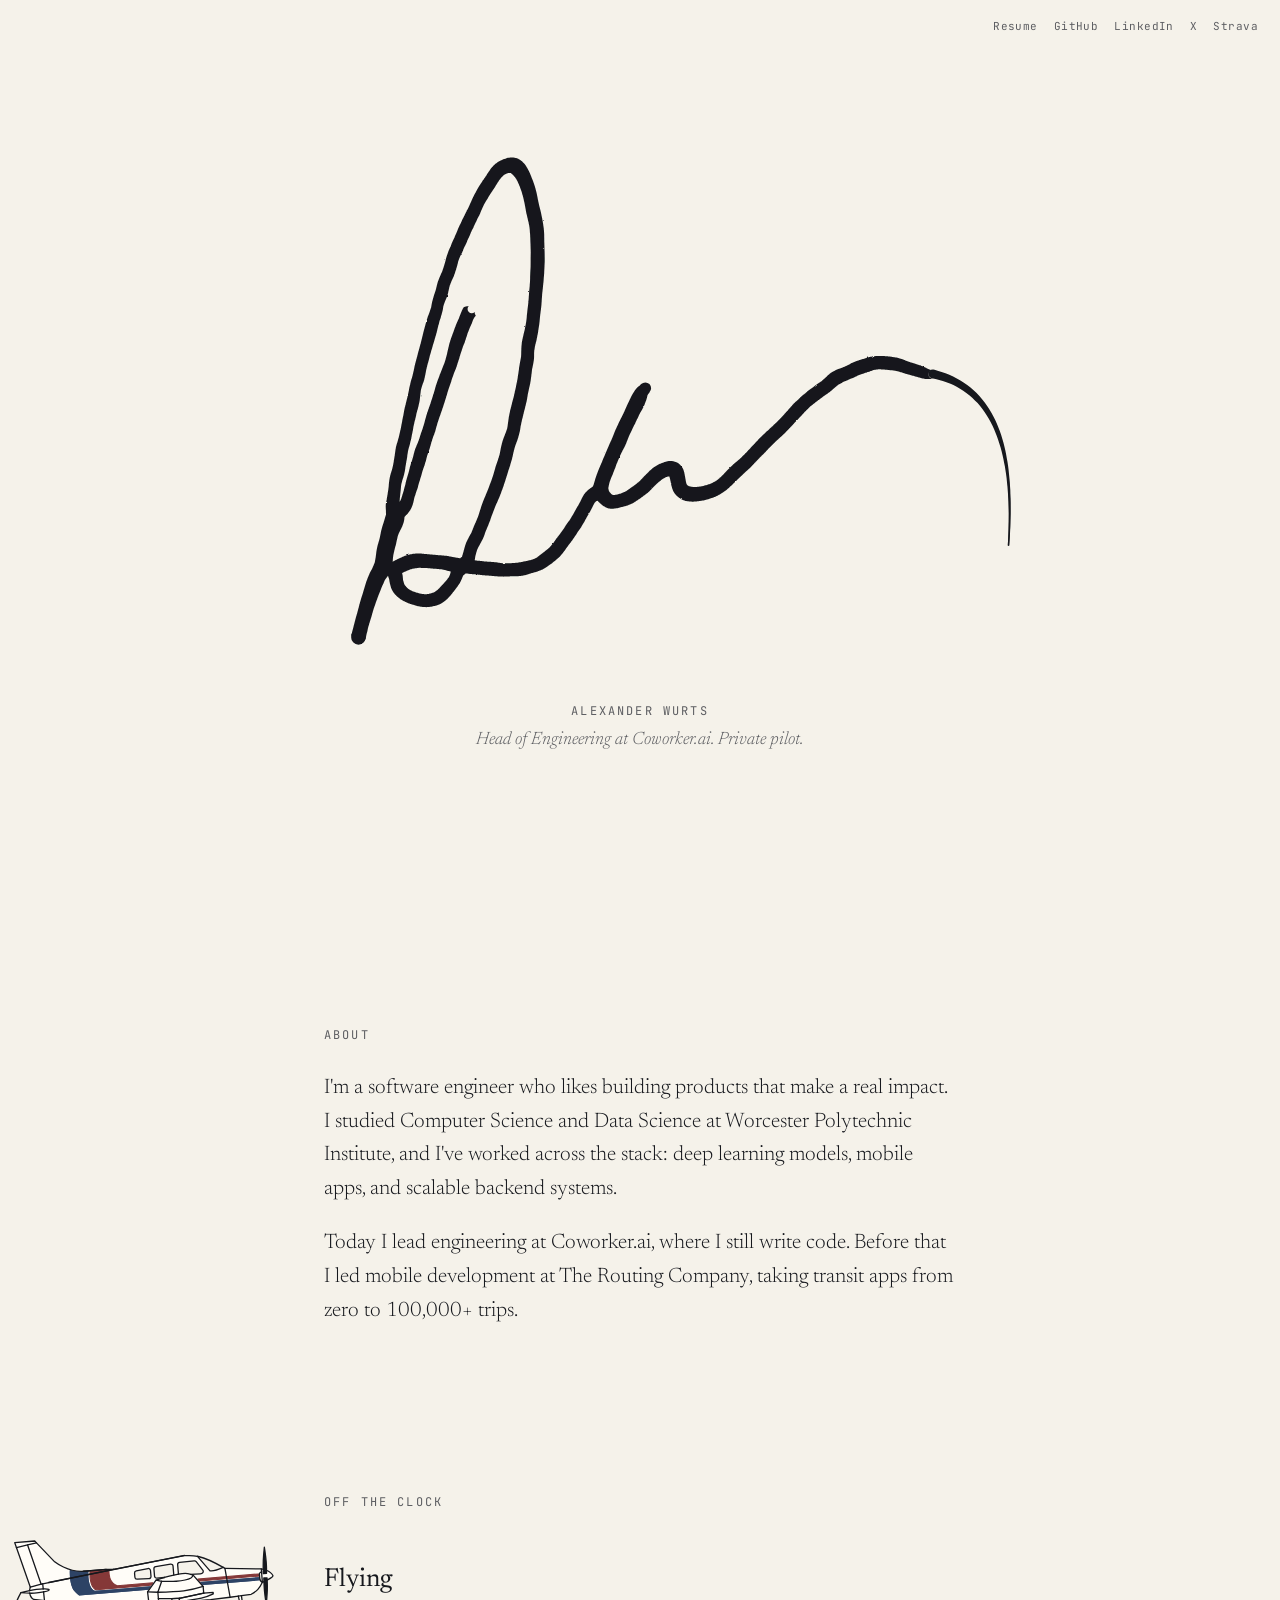
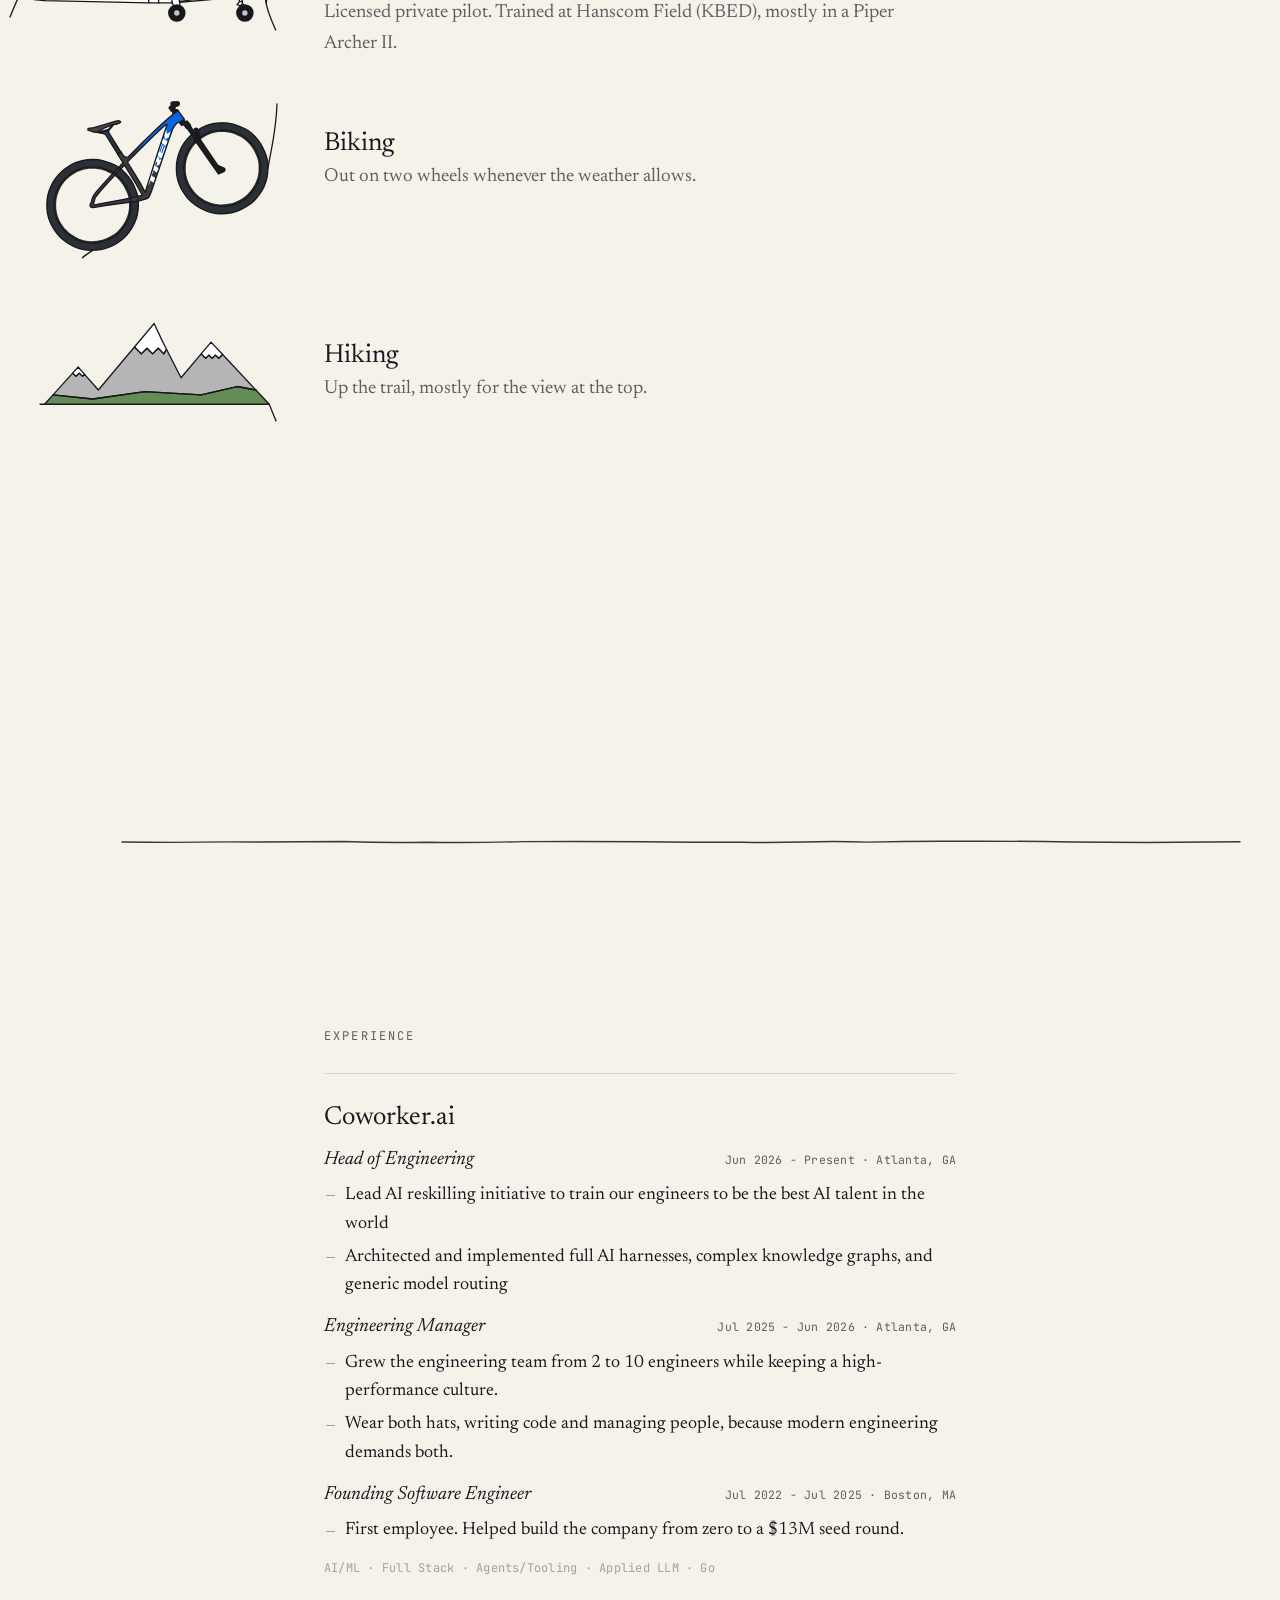
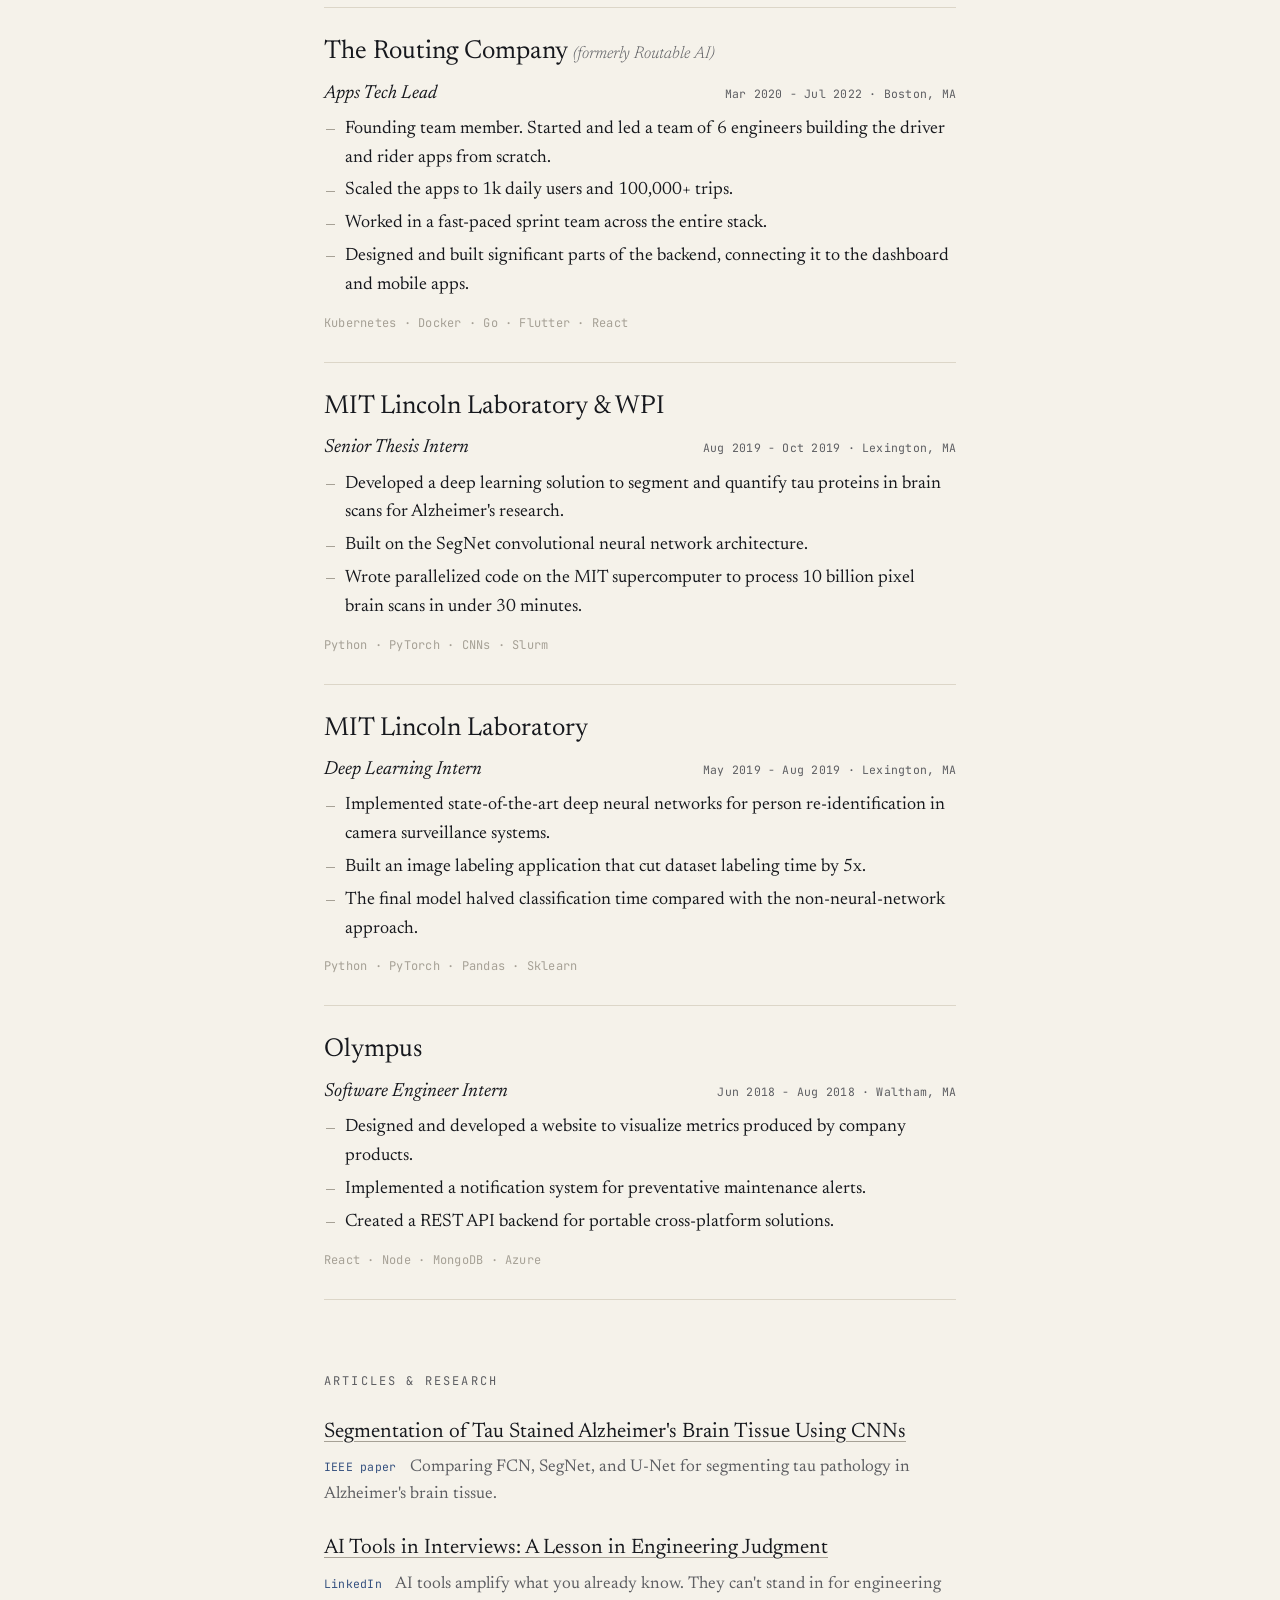
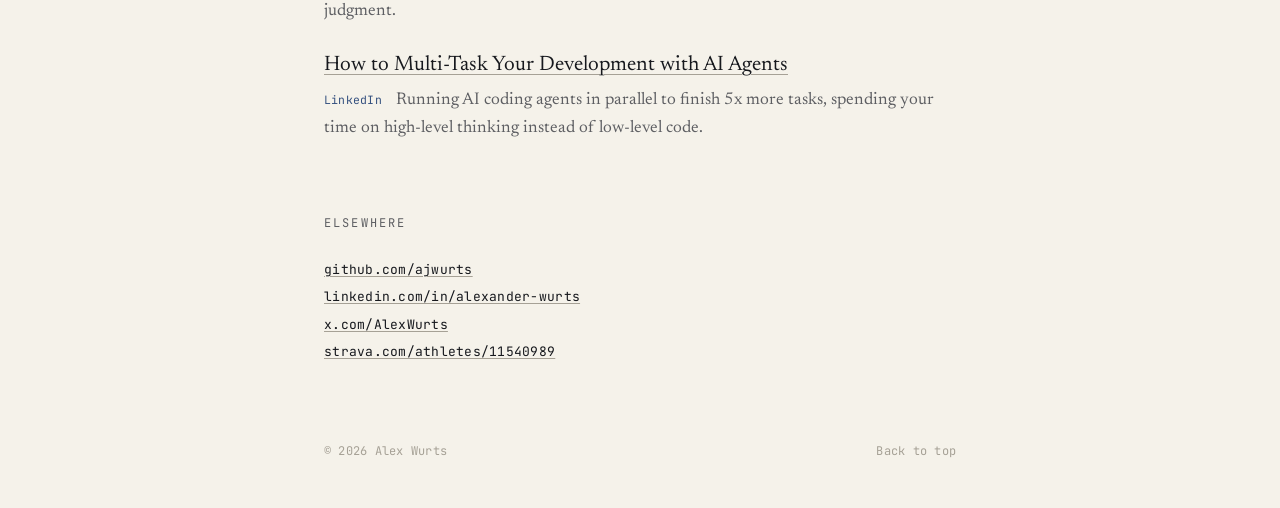
<file: index.html>
<!doctype html>
<html lang="en">
  <head>
    <meta charset="UTF-8" />
    <meta name="viewport" content="width=device-width, initial-scale=1" />
    <title>Alexander Wurts</title>
    <meta
      name="description"
      content="Alexander Wurts: Head of Engineering at Coworker.ai, software engineer, and licensed private pilot."
    />
    <meta name="color-scheme" content="light dark" />
    <link rel="icon" href="/favicon.ico" />
    <link rel="apple-touch-icon" href="/apple-touch-icon.png" />
    <link rel="preconnect" href="https://fonts.googleapis.com" />
    <link rel="preconnect" href="https://fonts.gstatic.com" crossorigin />
    <link
      href="https://fonts.googleapis.com/css2?family=JetBrains+Mono:wght@400;500&family=Newsreader:ital,opsz,wght@0,6..72,300;0,6..72,400;0,6..72,500;1,6..72,300;1,6..72,400&display=swap"
      rel="stylesheet"
    />
    <link rel="stylesheet" href="assets/site.css" />
  </head>
  <body>
    <nav class="corner" aria-label="Links">
      <a href="#resume">Resume</a>
      <a href="https://github.com/ajwurts/" target="_blank" rel="noopener"
        >GitHub</a
      >
      <a
        href="https://www.linkedin.com/in/alexander-wurts/"
        target="_blank"
        rel="noopener"
        >LinkedIn</a
      >
      <a href="https://x.com/AlexWurts" target="_blank" rel="noopener">X</a>
      <a
        href="https://www.strava.com/athletes/11540989"
        target="_blank"
        rel="noopener"
        >Strava</a
      >
    </nav>

    <!-- the one ink line that runs from the signature down the page -->
    <svg class="trail" id="trail" aria-hidden="true"></svg>

    <header class="hero" id="top">
      <h1 class="visually-hidden">Alexander Wurts</h1>
      <svg
        class="signature"
        id="signature"
        role="img"
        aria-label="Alex Wurts signature"
      ></svg>
      <div class="caption">
        <p class="mono">Alexander Wurts</p>
        <p class="lede">Head of Engineering at Coworker.ai. Private pilot.</p>
      </div>
      <p class="cue mono" id="cue" aria-hidden="true">scroll</p>
    </header>

    <main>
      <section class="col intro" aria-labelledby="about-h">
        <h2 class="label mono" id="about-h">About</h2>
        <p>
          I'm a software engineer who likes building products that make a real
          impact. I studied Computer Science and Data Science at Worcester
          Polytechnic Institute, and I've worked across the stack: deep learning
          models, mobile apps, and scalable backend systems.
        </p>
        <p>
          Today I lead engineering at Coworker.ai, where I still write code.
          Before that I led mobile development at The Routing Company, taking
          transit apps from zero to 100,000+ trips.
        </p>
      </section>

      <section class="col fun" id="fun" aria-labelledby="fun-h">
        <h2 class="label mono" id="fun-h">Off the clock</h2>
        <ul class="fun-list">
          <li class="fun-item">
            <svg
              class="doodle color"
              data-doodle="plane"
              viewBox="-2 20 250 90"
              data-draw="2.8"
              aria-hidden="true"
            >
              <path data-in d="M-2 96 C 2 86, 5 79, 8.1 73.4" />
              <g class="wash">
                <path
                  fill-rule="evenodd"
                  style="fill: var(--plane-body)"
                  d="M94.018 51.7816L159.48 39.1594C160.737 39.175 161.84 39.1576 162.872 39.1414C165.727 39.0964 168.042 39.0599 171.592 39.7542L183.208 53.2088C187.19 53.8352 195.406 50.0331 195.406 50.0331C196.434 50.6307 197.024 50.9938 197.024 50.9938L199.422 64.3162L201.819 77.6386L183.733 79.8878L155.06 82.2946L154.999 81.5687C154.999 81.5687 169.108 79.7788 175.202 78.4108C181.297 77.0428 186.21 74.5628 186.21 74.5628L186.088 73.111L177.377 73.8422L176.859 67.6721L167.567 57.1214C167.567 57.1214 166.942 56.8958 166.063 56.6231C165.829 56.5505 165.577 56.4744 165.313 56.3985L174.18 55.9138C174.809 55.8794 175.421 55.6955 175.965 55.3773C177.001 54.771 177.265 53.3895 176.524 52.4441L170.42 44.6531C169.995 44.1106 169.321 43.8252 168.635 43.8977L155.018 45.3394C153.936 45.4539 153.145 46.4118 153.236 47.4956L153.97 56.2418C152.559 56.4773 151.106 56.7677 149.655 57.0912L148.959 48.7992C148.861 47.6346 147.79 46.8016 146.637 46.9937L132.933 49.2784C131.906 49.4496 131.182 50.3806 131.269 51.4184L131.831 58.114C131.923 59.2147 132.891 60.0321 133.991 59.9397L140.998 59.3516C136.51 60.6694 133.239 61.8304 133.239 61.8304L125.382 72.7241L126.598 82.8562L29.9264 80.7365L29.0638 72.705C34.7267 71.6333 34.2156 70.8733 34.2156 70.8733C34.2156 70.8733 35.0425 69.6411 28.7608 69.8833L28.2535 65.1602L94.018 51.7816ZM113.329 55.4101C113.244 54.4027 113.925 53.4906 114.914 53.2848L125.698 51.0416C126.873 50.7971 127.998 51.636 128.098 52.8324L128.557 58.3034C128.653 59.4367 127.785 60.4211 126.649 60.4689L115.716 60.9294C114.644 60.9746 113.728 60.1669 113.638 59.0985L113.329 55.4101Z"
                />
                <path
                  style="fill: var(--plane-body)"
                  d="M197.024 50.9938L230.69 51.4575L230.903 53.9981C230.903 53.9981 229.375 54.7531 228.847 55.6327C228.847 55.6327 229.053 58.2823 229.195 59.9791C229.446 62.9686 231.726 63.7977 231.726 63.7977C231.726 63.7977 229.556 68.1951 227.525 70.3639C225.495 72.5326 221.327 74.9047 221.327 74.9047L212.296 76.1704L209.406 76.5754L201.819 77.6386L199.422 64.3162L197.024 50.9938Z"
                />
                <path
                  style="fill: var(--plane-body)"
                  d="M167.567 57.1214L176.859 67.6721C176.859 67.6721 167.474 70.7079 158.925 71.736C151.006 72.6885 134.91 73.0208 134.91 73.0208L138.443 62.8556C138.443 62.8556 146.749 63.2257 151.963 62.8173C157.398 62.3915 163.154 61.1469 165.603 59.8448C166.761 59.2292 167.567 57.1214 167.567 57.1214Z"
                />
                <path
                  style="fill: var(--plane-body)"
                  d="M176.859 67.6721L177.377 73.8422L154.755 78.6651L147.83 78.8992L147.466 78.9115L135.397 78.828L134.91 73.0208C134.91 73.0208 151.006 72.6885 158.925 71.736C167.474 70.7079 176.859 67.6721 176.859 67.6721Z"
                />
                <path
                  style="fill: var(--plane-body)"
                  d="M125.382 72.7241L134.91 73.0208L135.397 78.828L135.736 82.8635L126.598 82.8562L125.382 72.7241Z"
                />
                <path
                  style="fill: var(--plane-body)"
                  d="M133.239 61.8304L138.443 62.8556L134.91 73.0208L125.382 72.7241L133.239 61.8304Z"
                />
                <path
                  style="fill: var(--plane-body)"
                  d="M165.603 59.8448C163.154 61.1469 157.398 62.3915 151.963 62.8173C146.749 63.2257 138.443 62.8556 138.443 62.8556L133.239 61.8304C133.239 61.8304 136.51 60.6694 140.998 59.3516C143.607 58.5854 146.627 57.7662 149.655 57.0912C151.106 56.7677 152.559 56.4773 153.97 56.2418C157.143 55.7121 160.099 55.46 162.334 55.7332C163.245 55.8446 164.353 56.1212 165.313 56.3985C165.577 56.4744 165.829 56.5505 166.063 56.6231C166.942 56.8958 167.567 57.1214 167.567 57.1214C167.567 57.1214 166.761 59.2292 165.603 59.8448Z"
                />
                <path
                  style="fill: var(--plane-body)"
                  d="M186.088 73.111L186.21 74.5628C186.21 74.5628 181.297 77.0428 175.202 78.4108C169.108 79.7788 154.999 81.5687 154.999 81.5687L154.755 78.6651L177.377 73.8422L186.088 73.111Z"
                />
                <path
                  style="fill: var(--plane-body)"
                  d="M149.466 85.3227L148.164 82.8734L147.83 78.8992L154.755 78.6651L154.999 81.5687L155.06 82.2946L155.304 85.1982L149.466 85.3227Z"
                />
                <path
                  style="fill: var(--plane-body)"
                  d="M148.164 82.8734L135.736 82.8635L135.397 78.828L147.466 78.9115L147.83 78.8992L148.164 82.8734Z"
                />
                <path
                  style="fill: var(--plane-body)"
                  d="M39.342 44.8576C39.342 44.8576 51.8703 54.7712 66.3882 53.5526L87.0762 51.816L94.018 51.7816L28.2535 65.1602L26.8245 65.5543L14.274 29.2491L22.5127 27.2481L39.342 44.8576Z"
                />
                <path
                  style="fill: var(--plane-body)"
                  d="M16.8219 68.3128L4.01581 31.7407L14.274 29.2491L26.8245 65.5543L16.8219 68.3128Z"
                />
                <path
                  style="fill: var(--plane-body)"
                  d="M2.3995 27.1248L20.9098 25.571L22.5127 27.2481L14.274 29.2491L4.01581 31.7407L2.3995 27.1248Z"
                />
                <path
                  style="fill: var(--plane-body)"
                  d="M8.11382 73.4298C8.11382 73.4298 11.8968 72.3843 16.1074 71.4908C18.2702 71.0318 20.5458 70.613 22.4794 70.3964C25.1169 70.1011 27.1675 69.9448 28.7608 69.8833C35.0425 69.6411 34.2156 70.8733 34.2156 70.8733C34.2156 70.8733 34.7267 71.6333 29.0638 72.705C27.4871 73.0034 25.4318 73.3259 22.7536 73.663C20.8007 73.9087 18.4576 73.9576 16.2243 73.9161C11.9698 73.8371 8.11382 73.4298 8.11382 73.4298Z"
                />
                <path
                  style="fill: var(--plane-body)"
                  d="M29.9264 80.7365L19.9745 79.7443C19.9745 79.7443 16.9678 78.2164 16.2243 73.9161C18.4576 73.9576 20.8007 73.9087 22.7536 73.663C25.4318 73.3259 27.4871 73.0034 29.0638 72.705L29.9264 80.7365Z"
                />
                <path
                  style="fill: var(--plane-body)"
                  d="M26.8245 65.5543L28.2535 65.1602L28.7608 69.8833C27.1675 69.9448 25.1169 70.1011 22.4794 70.3964C20.5458 70.613 18.2702 71.0318 16.1074 71.4908C16.2669 69.9928 16.8219 68.3128 16.8219 68.3128L26.8245 65.5543Z"
                />
                <path
                  style="fill: var(--plane-body)"
                  d="M241.431 57.5004C242.232 59.2608 231.726 63.7977 231.726 63.7977L231.39 59.8053L230.903 53.9981L230.69 51.4575C230.69 51.4575 239.19 52.5715 241.431 57.5004Z"
                />
                <path
                  style="fill: var(--plane-body)"
                  d="M209.406 76.5754L212.296 76.1704L213.011 81.4508L213.256 83.2577L211.261 85.6182L208.236 84.4102L210.563 81.6563L209.406 76.5754Z"
                />
                <path
                  style="fill: var(--plane-body)"
                  d="M213.256 83.2577L214.969 85.307L212.214 86.0865L211.261 85.6182L213.256 83.2577Z"
                />
                <path
                  style="fill: var(--plane-navy)"
                  d="M228.613 59.0245L229.217 61.9844L176.438 66.4146L173.957 63.6123L228.613 59.0245Z"
                />
                <path
                  style="fill: var(--plane-navy)"
                  d="M126.225 70.6294L128.557 67.4231L89.6023 70.6929L77.1462 71.7385C76.097 71.6961 75.2924 71.0976 75.0696 70.9093C69.5879 66.2766 70.5745 53.2233 70.5745 53.2233C70.5745 53.2233 63.9812 53.9209 60.0694 53.6033C57.2828 53.3771 53.425 52.154 53.425 52.154C53.425 52.154 52.6678 65.7317 57.589 71.8748C59.0591 73.7099 61.9514 76.0245 61.9514 76.0245L126.225 70.6294Z"
                />
                <path
                  style="fill: var(--plane-maroon)"
                  d="M172.061 60.7609L227.938 56.0707L228.105 58.0637L173.723 62.6284L172.061 60.7609Z"
                />
                <path
                  style="fill: var(--plane-maroon)"
                  d="M128.655 66.4114L92.3077 69.4624L78.3537 70.6336C77.5299 70.7028 76.71 70.4326 76.1388 69.835C75.5345 69.2026 74.7689 68.3216 74.2788 67.4634C71.6571 62.8727 72.1113 53.5961 72.1113 53.5961L89.55 52.1323C89.55 52.1323 89.4764 60.9518 93.0868 64.3794C94.5028 65.7238 97.3237 67.0343 97.3237 67.0343L130.208 64.274L128.655 66.4114Z"
                />
                <path
                  style="stroke: var(--plane-maroon); stroke-width: 1"
                  d="M92.3077 69.4624L92.1404 67.4694L97.3237 67.0343M92.3077 69.4624L128.655 66.4114L130.208 64.274L97.3237 67.0343M92.3077 69.4624L78.3537 70.6336C77.5299 70.7028 76.71 70.4326 76.1388 69.835C75.5345 69.2026 74.7689 68.3216 74.2788 67.4634C71.6571 62.8727 72.1113 53.5961 72.1113 53.5961L89.55 52.1323C89.55 52.1323 89.4764 60.9518 93.0868 64.3794C94.5028 65.7238 97.3237 67.0343 97.3237 67.0343M227.938 56.0707L172.061 60.7609L173.723 62.6284L228.105 58.0637L227.938 56.0707Z"
                />
                <path
                  style="fill: var(--plane-navy)"
                  d="M228.614 59.0245L229.217 61.9844L176.438 66.4146L173.957 63.6123L228.614 59.0245Z"
                />
                <path
                  style="fill: var(--plane-navy)"
                  d="M126.225 70.6294L128.557 67.4231L89.6025 70.6929L77.1464 71.7385C76.0971 71.6961 75.2926 71.0976 75.0697 70.9093C69.5881 66.2766 70.5746 53.2233 70.5746 53.2233C70.5746 53.2233 63.9814 53.9209 60.0695 53.6033C57.283 53.3771 53.4251 52.154 53.4251 52.154C53.4251 52.154 52.6679 65.7317 57.5891 71.8748C59.0592 73.7099 61.9515 76.0245 61.9515 76.0245L126.225 70.6294Z"
                />
                <path
                  style="fill: var(--plane-prop)"
                  d="M235.54 55.501L232.55 55.752C232.55 55.752 232.351 48.4297 232.538 43.6532C232.725 38.8767 233.507 31.2902 233.507 31.2902C233.507 31.2902 235.165 41.6976 235.447 48.4266C235.563 51.1871 235.54 55.501 235.54 55.501Z"
                />
                <path
                  style="fill: var(--plane-prop)"
                  d="M236.026 59.8268L233.027 59.7318C233.027 59.7318 233.21 67.0545 233.645 71.8148C234.08 76.5751 235.256 84.1106 235.256 84.1106C235.256 84.1106 236.37 73.631 236.302 66.8964C236.274 64.1336 236.026 59.8268 236.026 59.8268Z"
                />
                <circle
                  cx="152.457"
                  cy="92.2549"
                  r="7.5"
                  style="fill: var(--plane-tire)"
                />
                <circle
                  cx="152.457"
                  cy="92.2549"
                  r="2.5"
                  style="fill: var(--plane-hub)"
                />
                <circle
                  cx="215.489"
                  cy="92.2503"
                  r="7.5"
                  style="fill: var(--plane-tire)"
                />
                <circle
                  cx="215.489"
                  cy="92.2503"
                  r="2.5"
                  style="fill: var(--plane-hub)"
                />
              </g>
              <g class="ink">
                <path
                  d="M4.01581 31.7407L2.3995 27.1248L20.9098 25.571L22.5127 27.2481L39.342 44.8576C39.342 44.8576 51.8703 54.7712 66.3882 53.5526"
                />
                <path d="M4.01581 31.7407L14.274 29.2491L22.5127 27.2481" />
                <path d="M14.274 29.2491L26.8245 65.5543" />
                <path
                  d="M16.1074 71.4908C11.8968 72.3843 8.11382 73.4298 8.11382 73.4298C8.11382 73.4298 11.9698 73.8371 16.2243 73.9161"
                />
                <path
                  d="M16.1074 71.4908C18.2702 71.0318 20.5458 70.613 22.4794 70.3964C25.1168 70.1011 27.1675 69.9448 28.7608 69.8833"
                />
                <path
                  d="M16.2243 73.9161C18.4576 73.9576 20.8007 73.9087 22.7536 73.663C25.4318 73.3259 27.4871 73.0034 29.0638 72.705"
                />
                <path d="M16.8219 68.3128L4.01581 31.7407" />
                <path d="M16.8219 68.3128L26.8245 65.5543" />
                <path
                  d="M16.8219 68.3128C16.8219 68.3128 16.2669 69.9928 16.1074 71.4908"
                />
                <path d="M26.8245 65.5543L28.2535 65.1602L94.018 51.7816" />
                <path d="M28.2535 65.1602L28.7608 69.8833" />
                <path
                  d="M28.7608 69.8833C35.0424 69.6411 34.2156 70.8733 34.2156 70.8733C34.2156 70.8733 34.7267 71.6333 29.0638 72.705"
                />
                <path d="M29.9264 80.7365L29.0638 72.705" />
                <path d="M33.7928 63.9843L159.648 38.9559" />
                <path d="M66.3882 53.5526L87.0762 51.816" />
                <path
                  d="M94.018 51.7816L87.0762 51.816C87.0762 51.816 74.4674 52.8744 66.3882 53.5526"
                />
                <path
                  d="M94.018 51.7816L159.48 39.1594C160.737 39.175 161.84 39.1576 162.872 39.1414C165.727 39.0964 168.042 39.0599 171.592 39.7542"
                />
                <path
                  d="M113.638 59.0985L113.329 55.4101C113.244 54.4027 113.925 53.4906 114.914 53.2848L125.698 51.0416C126.873 50.7971 127.998 51.636 128.098 52.8324L128.557 58.3034C128.653 59.4367 127.785 60.4211 126.649 60.4689L115.716 60.9294C114.644 60.9746 113.728 60.1669 113.638 59.0985Z"
                />
                <path d="M133.239 61.8304L138.443 62.8556" />
                <path d="M134.91 73.0208L125.382 72.7241" />
                <path d="M134.91 73.0208L135.397 78.828" />
                <path d="M135.397 78.828L147.466 78.9115L147.83 78.8992" />
                <path
                  d="M135.736 82.8635L126.598 82.8562L29.9264 80.7365L19.9745 79.7443C19.9745 79.7443 16.9678 78.2164 16.2243 73.9161"
                />
                <path d="M135.736 82.8635L135.397 78.828" />
                <path d="M138.443 62.8556L134.91 73.0208" />
                <path
                  d="M140.998 59.3516C136.51 60.6694 133.239 61.8304 133.239 61.8304L125.382 72.7241L126.598 82.8562"
                />
                <path
                  d="M140.998 59.3516C143.607 58.5854 146.627 57.7662 149.655 57.0912C151.106 56.7677 152.559 56.4773 153.97 56.2418C157.143 55.7121 160.099 55.46 162.334 55.7332C163.245 55.8446 164.353 56.1212 165.313 56.3985C165.577 56.4744 165.829 56.5505 166.063 56.6231C166.942 56.8958 167.567 57.1214 167.567 57.1214L176.859 67.6721L177.377 73.8422"
                />
                <path
                  d="M140.998 59.3516L133.991 59.9397C132.891 60.0321 131.923 59.2147 131.831 58.114L131.269 51.4184C131.182 50.3806 131.906 49.4496 132.933 49.2784L146.637 46.9937C147.79 46.8016 148.861 47.6346 148.959 48.7992L149.655 57.0912"
                />
                <path
                  d="M148.164 82.8734L149.466 85.3227L155.304 85.1982L155.06 82.2946"
                />
                <path d="M148.164 82.8734L135.736 82.8635" />
                <path d="M148.164 82.8734L147.83 78.8992" />
                <path
                  d="M153.97 56.2418L153.236 47.4956C153.145 46.4118 153.936 45.4539 155.018 45.3394L168.635 43.8977C169.321 43.8252 169.995 44.1106 170.42 44.6531L176.524 52.4441C177.265 53.3895 177.001 54.771 175.965 55.3773C175.421 55.6955 174.809 55.8794 174.18 55.9138L165.313 56.3985"
                />
                <path
                  d="M154.755 78.6651C152.051 78.7565 147.83 78.8992 147.83 78.8992"
                />
                <path d="M154.755 78.6651L147.83 78.8992" />
                <path
                  d="M154.999 81.5687C154.999 81.5687 154.851 79.799 154.755 78.6651"
                />
                <path d="M154.999 81.5687L155.06 82.2946" />
                <path
                  d="M154.999 81.5687C154.999 81.5687 169.108 79.7788 175.202 78.4108C181.297 77.0428 186.21 74.5628 186.21 74.5628L186.088 73.111L177.377 73.8422"
                />
                <path d="M154.999 81.5687L154.755 78.6651" />
                <path
                  d="M167.567 57.1214C167.567 57.1214 166.761 59.2292 165.603 59.8448C163.154 61.1469 157.398 62.3915 151.963 62.8173C146.749 63.2257 138.443 62.8556 138.443 62.8556"
                />
                <path
                  d="M176.859 67.6721C176.859 67.6721 167.474 70.7079 158.925 71.736C151.006 72.6885 134.91 73.0208 134.91 73.0208"
                />
                <path
                  d="M177.377 73.8422C177.377 73.8422 163.59 76.7816 154.755 78.6651"
                />
                <path d="M177.377 73.8422L154.755 78.6651" />
                <path
                  d="M195.406 50.0331C191.365 47.6836 180.567 41.7082 172.336 39.9079C172.095 39.8551 171.846 39.8039 171.592 39.7542"
                />
                <path
                  d="M195.406 50.0331C195.406 50.0331 187.19 53.8352 183.208 53.2088L171.592 39.7542"
                />
                <path
                  d="M197.024 50.9938L230.69 51.4575C230.69 51.4575 239.19 52.5715 241.431 57.5004C242.232 59.2608 231.726 63.7977 231.726 63.7977"
                />
                <path d="M197.024 50.9938L199.422 64.3162L201.819 77.6386" />
                <path
                  d="M197.024 50.9938C197.024 50.9938 196.434 50.6307 195.406 50.0331"
                />
                <path
                  d="M209.406 76.5754L212.296 76.1704L221.327 74.9047C221.327 74.9047 225.495 72.5326 227.525 70.3639C229.556 68.1951 231.726 63.7977 231.726 63.7977"
                />
                <path
                  d="M209.406 76.5754L201.819 77.6386L183.733 79.8878L155.06 82.2946"
                />
                <path
                  d="M209.406 76.5754L210.563 81.6563L208.236 84.4102L211.261 85.6182"
                />
                <path d="M210.926 81.6258L213.011 81.4508" />
                <path d="M212.296 76.1704L213.011 81.4508" />
                <path
                  d="M213.256 83.2577L214.969 85.307L212.214 86.0865L211.261 85.6182"
                />
                <path d="M213.256 83.2577L211.261 85.6182" />
                <path d="M213.256 83.2577L213.011 81.4508" />
                <path d="M230.69 51.4575L230.903 53.9981" />
                <path d="M231.726 63.7977L231.39 59.8053L230.903 53.9981" />
                <path
                  d="M231.726 63.7977C231.726 63.7977 229.446 62.9686 229.195 59.9791C229.053 58.2823 228.847 55.6327 228.847 55.6327C229.375 54.7531 230.903 53.9981 230.903 53.9981"
                />
                <path
                  d="M235.54 55.501L232.55 55.752C232.55 55.752 232.351 48.4297 232.538 43.6532C232.725 38.8767 233.507 31.2902 233.507 31.2902C233.507 31.2902 235.165 41.6976 235.447 48.4266C235.563 51.1871 235.54 55.501 235.54 55.501Z"
                />
                <path
                  d="M236.026 59.8268L233.027 59.7318C233.027 59.7318 233.21 67.0545 233.645 71.8148C234.08 76.5751 235.256 84.1106 235.256 84.1106C235.256 84.1106 236.37 73.631 236.302 66.8964C236.274 64.1336 236.026 59.8268 236.026 59.8268Z"
                />
                <path
                  d="M144.957 92.2549a7.5 7.5 0 1 0 15 0a7.5 7.5 0 1 0 -15 0"
                />
                <path
                  d="M207.989 92.2503a7.5 7.5 0 1 0 15 0a7.5 7.5 0 1 0 -15 0"
                />
              </g>
              <path data-out d="M235.5 84.5 C 237 92, 240 99, 244 108" />
            </svg>
            <div>
              <h3>Flying</h3>
              <p>
                Licensed private pilot. Trained at Hanscom Field (KBED), mostly
                in a Piper Archer&nbsp;II.
              </p>
            </div>
          </li>
          <li class="fun-item fun-bike">
            <svg
              class="doodle color"
              data-doodle="bike"
              viewBox="0 0 212 142"
              data-draw="2.6"
              aria-hidden="true"
            >
              <defs>
                <linearGradient
                  id="bike-frame"
                  gradientUnits="userSpaceOnUse"
                  x1="126.71"
                  y1="16.89"
                  x2="44.52"
                  y2="97.36"
                >
                  <stop offset="0" style="stop-color: var(--bike-blue)" />
                  <stop offset="0.3606" style="stop-color: var(--bike-blue)" />
                  <stop offset="0.4519" style="stop-color: var(--bike-grey)" />
                  <stop offset="1" style="stop-color: var(--bike-grey)" />
                </linearGradient>
                <linearGradient
                  id="bike-stay"
                  gradientUnits="userSpaceOnUse"
                  x1="131.28"
                  y1="33.04"
                  x2="67.71"
                  y2="116.37"
                >
                  <stop offset="0" style="stop-color: var(--bike-blue)" />
                  <stop offset="0.3606" style="stop-color: var(--bike-blue)" />
                  <stop offset="0.4519" style="stop-color: var(--bike-grey)" />
                  <stop offset="1" style="stop-color: var(--bike-grey)" />
                </linearGradient>
              </defs>
              <path data-in d="M209.4 6 C 208.4 33.0, 203.4 49.0, 201.4 63.0" />
              <g class="wash">
                <path
                  fill-rule="evenodd"
                  style="fill: var(--bike-tire)"
                  d="M31.91 57.79C29.09 58.93 27.17 60.10 24.67 61.74C22.16 63.38 20.77 64.36 18.58 66.40C16.39 68.44 14.93 70.06 13.20 72.52C11.47 74.98 10.65 76.49 9.42 79.24C8.20 81.99 7.60 83.70 6.94 86.70C6.27 89.69 6.10 91.53 6.03 94.56C5.95 97.58 6.02 99.30 6.52 102.28C7.02 105.26 7.59 107.25 8.73 110.08C9.87 112.90 10.72 114.41 12.38 116.97C14.03 119.53 15.16 121.08 17.30 123.28C19.43 125.48 20.80 126.55 23.32 128.30C25.83 130.04 27.42 130.96 30.23 132.21C33.05 133.46 34.74 134.05 37.72 134.69C40.71 135.34 42.45 135.48 45.50 135.52C48.55 135.56 50.42 135.42 53.44 134.87C56.46 134.33 58.14 133.85 60.99 132.74C63.85 131.62 65.48 130.75 68.07 129.13C70.65 127.52 72.09 126.55 74.31 124.46C76.53 122.37 77.62 120.96 79.38 118.49C81.14 116.02 82.04 114.54 83.32 111.79C84.60 109.04 85.33 107.10 85.99 104.15C86.65 101.21 86.75 99.49 86.85 96.47C86.95 93.45 86.95 90.76 86.40 87.98C85.85 85.20 85.21 83.71 84.15 81.08C83.09 78.45 82.21 76.49 80.63 73.95C79.06 71.41 78.02 70.06 76 67.86C73.98 65.65 71.80 63.61 69.39 62.03C66.99 60.44 65.46 59.83 62.81 58.70C60.15 57.58 58.32 56.81 55.29 56.13C52.26 55.45 50.50 55.33 47.40 55.23C44.30 55.14 42.40 55.17 39.40 55.67C36.40 56.18 34.73 56.65 31.91 57.79ZM28.15 67.11C30.26 65.73 31.86 64.76 34.23 63.80C36.60 62.84 38.01 62.44 40.52 62.02C43.04 61.59 44.64 61.57 47.24 61.65C49.85 61.73 51.33 61.83 53.87 62.40C56.41 62.98 57.95 63.62 60.18 64.56C62.41 65.51 63.69 66.02 65.71 67.35C67.73 68.69 69.56 70.40 71.26 72.25C72.96 74.10 73.82 75.23 75.15 77.37C76.47 79.50 77.21 81.15 78.11 83.35C79 85.56 79.53 86.81 79.99 89.15C80.45 91.48 80.45 93.74 80.37 96.28C80.28 98.81 80.20 100.25 79.65 102.73C79.09 105.20 78.48 106.83 77.41 109.14C76.33 111.45 75.57 112.69 74.10 114.77C72.62 116.85 71.71 118.03 69.84 119.78C67.98 121.53 66.77 122.35 64.60 123.71C62.43 125.06 61.05 125.79 58.66 126.73C56.26 127.67 54.85 128.07 52.32 128.53C49.78 128.99 48.21 129.11 45.65 129.07C43.08 129.04 41.62 128.91 39.12 128.37C36.61 127.83 35.20 127.34 32.83 126.29C30.46 125.24 29.13 124.46 27.02 123C24.91 121.54 23.75 120.63 21.96 118.79C20.17 116.94 19.22 115.64 17.83 113.49C16.45 111.34 15.73 110.07 14.77 107.70C13.81 105.33 13.34 103.66 12.92 101.16C12.49 98.65 12.44 97.21 12.50 94.67C12.57 92.13 12.71 90.59 13.26 88.07C13.82 85.55 14.33 84.11 15.35 81.80C16.38 79.50 17.07 78.23 18.53 76.17C19.98 74.10 21.20 72.73 23.04 71.02C24.88 69.31 26.05 68.48 28.15 67.11Z"
                />
                <path
                  fill-rule="evenodd"
                  style="fill: var(--bike-tire-inner)"
                  d="M34.23 63.80C31.86 64.76 30.26 65.73 28.15 67.11C26.05 68.48 24.88 69.31 23.04 71.02C21.20 72.73 19.98 74.10 18.53 76.17C17.07 78.23 16.38 79.50 15.35 81.80C14.33 84.11 13.82 85.55 13.26 88.07C12.71 90.59 12.57 92.13 12.50 94.67C12.44 97.21 12.49 98.65 12.92 101.16C13.34 103.66 13.81 105.33 14.77 107.70C15.73 110.07 16.45 111.34 17.83 113.49C19.22 115.64 20.17 116.94 21.96 118.79C23.75 120.63 24.91 121.54 27.02 123C29.13 124.46 30.46 125.24 32.83 126.29C35.20 127.34 36.61 127.83 39.12 128.37C41.62 128.91 43.08 129.04 45.65 129.07C48.21 129.11 49.78 128.99 52.32 128.53C54.85 128.07 56.26 127.67 58.66 126.73C61.05 125.79 62.43 125.06 64.60 123.71C66.77 122.35 67.98 121.53 69.84 119.78C71.71 118.03 72.62 116.85 74.10 114.77C75.57 112.69 76.33 111.45 77.41 109.14C78.48 106.83 79.09 105.20 79.65 102.73C80.20 100.25 80.28 98.81 80.37 96.28C80.45 93.74 80.45 91.48 79.99 89.15C79.53 86.81 79 85.56 78.11 83.35C77.21 81.15 76.47 79.50 75.15 77.37C73.82 75.23 72.96 74.10 71.26 72.25C69.56 70.40 67.73 68.69 65.71 67.35C63.69 66.02 62.41 65.51 60.18 64.56C57.95 63.62 56.41 62.98 53.87 62.40C51.33 61.83 49.85 61.73 47.24 61.65C44.64 61.57 43.04 61.59 40.52 62.02C38.01 62.44 36.60 62.84 34.23 63.80ZM29.12 68.56C31.11 67.26 32.64 66.33 34.88 65.43C37.12 64.52 38.46 64.14 40.85 63.74C43.23 63.33 44.75 63.31 47.22 63.39C49.68 63.46 51.09 63.56 53.50 64.10C55.91 64.65 57.37 65.25 59.48 66.15C61.60 67.05 62.81 67.53 64.73 68.80C66.64 70.06 68.38 71.68 69.99 73.44C71.60 75.19 72.42 76.27 73.68 78.29C74.93 80.31 75.64 81.87 76.48 83.97C77.33 86.06 77.84 87.25 78.27 89.46C78.71 91.68 78.71 93.82 78.63 96.22C78.55 98.62 78.47 99.99 77.94 102.34C77.42 104.68 76.84 106.23 75.82 108.42C74.80 110.61 74.08 111.78 72.68 113.75C71.28 115.73 70.41 116.85 68.65 118.51C66.88 120.17 65.73 120.95 63.67 122.23C61.61 123.51 60.31 124.21 58.04 125.10C55.77 125.99 54.43 126.36 52.03 126.80C49.62 127.24 48.13 127.35 45.70 127.32C43.27 127.29 41.89 127.17 39.51 126.66C37.14 126.14 35.79 125.67 33.55 124.68C31.31 123.69 30.05 122.95 28.04 121.56C26.04 120.18 24.94 119.32 23.25 117.57C21.55 115.82 20.65 114.58 19.33 112.55C18.01 110.51 17.33 109.30 16.42 107.05C15.52 104.80 15.07 103.22 14.67 100.85C14.27 98.48 14.22 97.10 14.28 94.70C14.34 92.29 14.47 90.83 15 88.44C15.53 86.05 16.01 84.69 16.98 82.50C17.95 80.31 18.61 79.11 19.99 77.15C21.37 75.19 22.52 73.90 24.27 72.28C26.02 70.65 27.12 69.87 29.12 68.56Z"
                />
                <path
                  fill-rule="evenodd"
                  style="fill: var(--bike-tire)"
                  d="M146.35 25.38C143.54 26.52 141.62 27.69 139.12 29.33C136.61 30.96 135.22 31.95 133.03 33.99C130.84 36.03 129.38 37.65 127.65 40.11C125.92 42.57 125.10 44.08 123.87 46.83C122.65 49.58 122.05 51.29 121.38 54.29C120.72 57.28 120.55 59.12 120.48 62.15C120.40 65.17 120.47 66.89 120.97 69.87C121.47 72.85 122.04 74.84 123.18 77.67C124.32 80.49 125.17 82 126.83 84.56C128.48 87.12 129.61 88.67 131.74 90.87C133.88 93.07 135.25 94.14 137.77 95.89C140.28 97.63 141.87 98.55 144.68 99.80C147.50 101.05 149.19 101.64 152.17 102.28C155.16 102.93 156.89 103.07 159.95 103.11C163 103.16 164.87 103.01 167.89 102.46C170.91 101.92 172.59 101.44 175.44 100.33C178.30 99.21 179.93 98.34 182.51 96.72C185.10 95.11 186.54 94.14 188.76 92.05C190.98 89.96 192.07 88.55 193.83 86.08C195.58 83.61 196.49 82.13 197.77 79.38C199.05 76.63 199.78 74.69 200.44 71.74C201.10 68.80 201.20 67.08 201.30 64.06C201.40 61.04 201.40 58.35 200.85 55.57C200.30 52.79 199.66 51.30 198.60 48.67C197.54 46.04 196.66 44.08 195.08 41.54C193.50 39 192.47 37.65 190.45 35.44C188.43 33.24 186.25 31.20 183.84 29.62C181.44 28.03 179.91 27.42 177.25 26.29C174.60 25.17 172.76 24.40 169.74 23.72C166.71 23.04 164.95 22.92 161.85 22.82C158.75 22.73 156.85 22.76 153.85 23.26C150.85 23.77 149.17 24.24 146.35 25.38ZM142.60 34.70C144.71 33.32 146.31 32.34 148.68 31.39C151.05 30.43 152.45 30.03 154.97 29.61C157.49 29.18 159.09 29.16 161.69 29.24C164.29 29.32 165.78 29.42 168.32 29.99C170.86 30.56 172.40 31.21 174.63 32.15C176.86 33.10 178.14 33.61 180.16 34.94C182.18 36.27 184.01 37.99 185.71 39.84C187.41 41.69 188.27 42.82 189.60 44.96C190.92 47.09 191.66 48.74 192.55 50.94C193.44 53.15 193.98 54.40 194.44 56.74C194.90 59.07 194.90 61.33 194.82 63.87C194.73 66.40 194.65 67.84 194.09 70.32C193.54 72.79 192.93 74.42 191.86 76.73C190.78 79.04 190.02 80.28 188.54 82.36C187.07 84.44 186.16 85.62 184.29 87.37C182.43 89.12 181.22 89.94 179.05 91.30C176.87 92.65 175.50 93.38 173.11 94.32C170.71 95.26 169.30 95.66 166.76 96.12C164.23 96.58 162.66 96.70 160.10 96.66C157.53 96.63 156.07 96.50 153.57 95.96C151.06 95.42 149.64 94.93 147.28 93.88C144.91 92.83 143.58 92.05 141.47 90.59C139.36 89.13 138.20 88.22 136.41 86.38C134.62 84.53 133.67 83.23 132.28 81.08C130.89 78.93 130.18 77.66 129.22 75.29C128.26 72.92 127.79 71.25 127.36 68.75C126.94 66.24 126.89 64.80 126.95 62.26C127.01 59.72 127.15 58.18 127.71 55.66C128.27 53.14 128.78 51.70 129.80 49.39C130.83 47.09 131.52 45.82 132.98 43.76C134.43 41.69 135.65 40.32 137.49 38.61C139.33 36.90 140.50 36.07 142.60 34.70Z"
                />
                <path
                  fill-rule="evenodd"
                  style="fill: var(--bike-tire-inner)"
                  d="M148.68 31.39C146.31 32.34 144.71 33.32 142.60 34.70C140.50 36.07 139.33 36.90 137.49 38.61C135.65 40.32 134.43 41.69 132.98 43.76C131.52 45.82 130.83 47.09 129.80 49.39C128.78 51.70 128.27 53.14 127.71 55.66C127.15 58.18 127.01 59.72 126.95 62.26C126.89 64.80 126.94 66.24 127.36 68.75C127.79 71.25 128.26 72.92 129.22 75.29C130.18 77.66 130.89 78.93 132.28 81.08C133.67 83.23 134.62 84.53 136.41 86.38C138.20 88.22 139.36 89.13 141.47 90.59C143.58 92.05 144.91 92.83 147.28 93.88C149.64 94.93 151.06 95.42 153.57 95.96C156.07 96.50 157.53 96.63 160.10 96.66C162.66 96.70 164.23 96.58 166.76 96.12C169.30 95.66 170.71 95.26 173.11 94.32C175.50 93.38 176.87 92.65 179.05 91.30C181.22 89.94 182.43 89.12 184.29 87.37C186.16 85.62 187.07 84.44 188.54 82.36C190.02 80.28 190.78 79.04 191.86 76.73C192.93 74.42 193.54 72.79 194.09 70.32C194.65 67.84 194.73 66.40 194.82 63.87C194.90 61.33 194.90 59.07 194.44 56.74C193.98 54.40 193.44 53.15 192.55 50.94C191.66 48.74 190.92 47.09 189.60 44.96C188.27 42.82 187.41 41.69 185.71 39.84C184.01 37.99 182.18 36.27 180.16 34.94C178.14 33.61 176.86 33.10 174.63 32.15C172.40 31.21 170.86 30.56 168.32 29.99C165.78 29.42 164.29 29.32 161.69 29.24C159.09 29.16 157.49 29.18 154.97 29.61C152.45 30.03 151.05 30.43 148.68 31.39ZM143.57 36.15C145.56 34.85 147.08 33.92 149.33 33.02C151.57 32.11 152.91 31.73 155.29 31.33C157.68 30.92 159.20 30.90 161.67 30.98C164.13 31.05 165.54 31.15 167.95 31.69C170.36 32.23 171.82 32.84 173.93 33.74C176.04 34.63 177.26 35.12 179.18 36.39C181.09 37.65 182.83 39.27 184.44 41.03C186.05 42.78 186.87 43.86 188.13 45.88C189.38 47.90 190.09 49.46 190.93 51.56C191.77 53.65 192.28 54.84 192.72 57.05C193.16 59.27 193.16 61.41 193.08 63.81C193 66.21 192.92 67.58 192.39 69.93C191.86 72.27 191.29 73.82 190.27 76.01C189.25 78.20 188.53 79.37 187.13 81.35C185.73 83.31 184.86 84.44 183.10 86.10C181.33 87.76 180.18 88.54 178.12 89.82C176.06 91.10 174.76 91.80 172.49 92.69C170.22 93.58 168.88 93.95 166.48 94.39C164.07 94.83 162.58 94.94 160.15 94.91C157.72 94.88 156.34 94.76 153.96 94.24C151.59 93.73 150.24 93.26 148 92.27C145.76 91.28 144.49 90.54 142.49 89.15C140.49 87.77 139.39 86.91 137.70 85.16C136 83.41 135.10 82.17 133.78 80.14C132.46 78.10 131.78 76.89 130.87 74.64C129.97 72.39 129.52 70.81 129.12 68.44C128.72 66.06 128.67 64.69 128.73 62.29C128.78 59.88 128.92 58.41 129.45 56.03C129.98 53.64 130.46 52.28 131.43 50.09C132.40 47.90 133.06 46.70 134.44 44.74C135.81 42.78 136.97 41.49 138.72 39.87C140.47 38.24 141.57 37.46 143.57 36.15Z"
                />
                <path
                  fill-rule="evenodd"
                  style="fill: url(#bike-frame)"
                  d="M73.96 52.20C75.42 53.32 76.09 53.60 78.11 52.82L89.88 40.81L98.30 32.58C98.30 32.58 104.48 26.60 108.61 22.93C111.96 19.96 117.34 15.47 117.34 15.47C117.55 15.20 117.38 14.62 117.38 14.62C119.33 13.79 120.25 12.98 121.81 11.71L127.44 19.60C127.44 19.60 125.90 21.21 124.72 22C124.12 22.41 123.11 22.93 123.11 22.93C123.11 22.93 122.48 22.12 122.06 22.34C121.66 22.56 120.34 23.69 119.44 24.74C118.32 26.07 117.12 28.55 117.12 28.55L114.06 37.21L98.32 83.73C98.32 83.73 96.41 88.86 94.88 89.59C92.12 90.92 83.58 92.53 83.58 92.53L77.36 93.23L59.21 95.64L48.41 97.42L46.33 97.60C46.33 97.60 44.73 97.62 44.33 96.58C43.88 95.42 45.11 93.29 45.11 93.29C45.11 93.29 46.04 89.39 47.27 87.17C47.89 86.08 48.26 85.46 49.07 84.51C56.70 75.49 69.88 61.85 69.88 61.85L73.28 58.06L68.50 50.55L71.62 48.55L73.96 52.20ZM111.74 24.14C111.71 24.13 111.60 24.07 111.38 24.24C108.51 26.45 89.12 45.35 77.58 57.10C77.46 57.60 77.54 57.89 77.74 58.30L83.42 67.37L88.58 76.05L92.92 84.20L95.96 74.48L103.71 50.12C103.71 50.12 111.95 25.26 112 24.98C112.06 24.71 111.99 24.25 111.74 24.14ZM69.24 65.75L74.54 60.25L77.25 64.47L84.95 77.07L90.38 86.81L86.64 87.64L78.51 89.47L71.81 90.85L60.97 92.88L52.64 94.36C52.64 94.36 48.20 95.41 47.75 95.09C47.13 94.66 47.57 93.17 47.57 93.17L47.90 92.06L48.68 89.19L49.70 87.65L53.56 82.85L61.51 74.12L69.24 65.75Z"
                />
                <path
                  style="fill: url(#bike-stay)"
                  d="M68.50 50.55L71.62 48.55L71.33 48.53L60.26 30.64C60.26 30.64 60.77 30.28 60.84 29.93C60.92 29.57 60.75 29.57 60.65 29.21C60.50 28.68 53.58 31.16 53.37 31.27C53.28 31.32 53.26 31.43 53.28 31.56C53.32 31.77 53.49 32.02 53.58 31.99C54.30 31.79 57.83 33.05 57.83 33.05L68.53 50.31L68.50 50.55Z"
                />
                <path
                  style="fill: #000; fill-opacity: 0.2"
                  d="M68.50 50.55L71.62 48.55L71.33 48.53L60.26 30.64C60.26 30.64 60.77 30.28 60.84 29.93C60.92 29.57 60.75 29.57 60.65 29.21C60.50 28.68 53.58 31.16 53.37 31.27C53.28 31.32 53.26 31.43 53.28 31.56C53.32 31.77 53.49 32.02 53.58 31.99C54.30 31.79 57.83 33.05 57.83 33.05L68.53 50.31L68.50 50.55Z"
                />
                <path
                  style="fill: var(--bike-logo)"
                  d="M95.45 77.09L99.38 64.80L100.16 65.28L98.59 69.47L101.83 71.64L100.50 75.66L97.43 73.70L96.12 77.73L95.45 77.09Z"
                />
                <path
                  style="fill: var(--bike-logo)"
                  d="M99.64 64.29L103.36 66.87L104.74 62.84L101.44 60.61L102.56 57.23L103.71 57.81L102.66 61.07L105.79 59.38L107.44 54.54L104.88 56.18C104.88 56.18 105.48 55.10 105.44 54.46C105.43 54.40 105.53 54.05 105.27 53.86C105.14 53.77 104.02 52.86 103.34 52.74C102.89 52.66 99.64 64.29 99.64 64.29Z"
                />
                <path
                  style="fill: var(--bike-logo)"
                  d="M103.57 52L105 53.01L106.43 54.02C106.43 54.02 107.25 54.06 107.54 53.71C108.23 52.86 111 44.18 111 44.18L110.10 43.68L107.90 49.94L107.03 49.33L109.30 42.87L108.53 42.46L106.25 48.80L105.43 48.20L107.67 41.70L106.97 41.24L103.52 51.83L103.57 52Z"
                />
                <path
                  style="fill: var(--bike-logo)"
                  d="M107.18 40.51L111.18 43.38L112.67 39.19L108.54 36.33L107.18 40.51Z"
                />
                <path
                  style="fill: var(--bike-logo)"
                  d="M110.54 37.32L109.64 32.69L111.32 28.06L112.06 32.71L115.39 30.60L113.87 35.52L110.54 37.32Z"
                />
                <path
                  style="fill: var(--bike-saddle)"
                  d="M42.34 28.08L42.35 29.32L46.48 30.70L49.64 31.31L51.14 30.89L53.97 29.05L57.05 27.27L60.40 25.90L65.82 23.93L66.76 24.31L69.57 23.31L71.32 22.24L70.65 21.36L69.09 20.97L66.24 21.57L54.61 25.07L47.68 27.04L42.88 27.72L42.34 28.08Z"
                />
                <path
                  style="fill: var(--bike-black)"
                  d="M52.72 31.71C52.72 31.71 52.25 31.75 51.96 31.70C51.43 31.60 50.74 31.05 50.74 31.05L51.63 30.54C51.63 30.54 51.78 30.85 51.96 30.94C52.30 31.13 54.28 30.44 54.28 30.44C54.28 30.44 60.19 28.71 60.57 28.50C61.15 28.18 63.72 24.68 63.72 24.68L65.06 24.19C65.06 24.19 63.84 26.07 62.88 27.15C62.26 27.85 61.94 28.30 61.18 28.85C60.95 29.02 60.56 29.26 60.56 29.26L53.19 31.61L52.77 31.72L52.72 31.71Z"
                />
                <path
                  style="fill: var(--bike-black)"
                  d="M141.93 38.10C141.69 36.85 141.31 34.90 141.31 34.90L139.60 28.83C139.60 28.83 138.83 27.55 138.01 27.46C137.64 27.42 136.27 28.09 136.19 28.45C136.08 28.94 136.25 29.28 136.54 29.70C136.71 29.94 137.11 30.07 137.39 30.39C137.88 30.96 137.90 31.45 138.17 32.15C138.60 33.28 139.02 35.13 139.02 35.13L136.65 37.15C136.65 37.15 136.34 37.24 136.28 37.41C136.24 37.53 136.43 38.10 136.60 38.52C136.84 39.15 136.93 39.60 137.46 40.01C137.77 40.25 138.36 40.43 138.36 40.43C138.36 40.43 140.54 39.01 141.93 38.10Z"
                />
                <path
                  style="fill: var(--bike-black)"
                  d="M139.02 35.13L132.82 25.82L129.96 27.64L136.65 37.15L139.02 35.13Z"
                />
                <path
                  style="fill: var(--bike-black)"
                  d="M132.82 25.82C132.82 25.82 132.99 25.53 133.07 25.33C133.19 25.01 130.51 21.90 130.51 21.90C130.51 21.90 130.25 21.35 130.03 21.20C129.90 21.12 129.05 21.59 128.44 21.45C127.67 21.27 126.92 20.13 126.92 20.13L123.49 22.43C123.49 22.43 124.50 24.96 124.87 25C125.38 25.05 125.61 24.64 126.12 24.65C127.08 24.66 128.16 25.99 128.16 25.99C128.16 25.99 129.03 27.38 129.20 27.46C129.48 27.59 129.96 27.64 129.96 27.64L132.82 25.82Z"
                />
                <path
                  style="fill: var(--bike-black)"
                  d="M163.47 64.50C163.55 63.86 163.35 63.50 162.96 63.06L157.04 60.35L161.06 66.28C161.06 66.28 162.05 66.01 162.58 65.67L162.59 65.66C163.13 65.31 163.39 65.14 163.47 64.50Z"
                />
                <path
                  style="fill: var(--bike-black)"
                  d="M158.29 67.79L160.22 66.78L161.06 66.28L157.04 60.35L141.93 38.10L138.36 40.43L157.60 67.99L158.29 67.79Z"
                />
                <path
                  style="fill: var(--bike-black)"
                  d="M119.50 12.75L120.83 11.54C120.83 11.54 118.77 10.15 118.66 9.77C118.56 9.43 119.16 9.49 119.39 9.22C119.69 8.88 119.86 8.15 119.86 8.15C119.86 8.15 121.51 8.12 122.22 7.49C122.86 6.92 123.36 6.34 123.17 5.50C123.02 4.87 122.64 4.56 122.06 4.26C121.73 4.08 121.13 4 121.13 4L118.22 4.36C118.22 4.36 117.09 4.19 116.53 4.55C116.02 4.88 115.76 5.25 115.68 5.86C115.60 6.43 116.14 7.49 116.14 7.49L114.21 8.84L114.51 9.33C114.51 9.33 114.28 9.50 114.15 9.62C113.83 9.88 114.15 10.43 114.53 10.60C114.88 10.76 115.47 10.33 115.47 10.33L116.01 11.14C116.01 11.14 115.50 11.28 115.40 11.55C115.26 11.90 115.51 12.27 115.87 12.40C116.19 12.52 116.71 12.16 116.71 12.16L117.60 13.37L119.50 12.75Z"
                />
                <path
                  style="fill: var(--bike-black)"
                  d="M117.41 14.64L119.78 13.71L121.81 11.73C121.81 11.73 121.61 11.43 121.40 11.38C121.18 11.32 120.83 11.54 120.83 11.54L119.50 12.75L117.60 13.37C117.60 13.37 117.27 13.81 117.27 14.14C117.28 14.34 117.41 14.64 117.41 14.64Z"
                />
              </g>
              <g class="ink">
                <path
                  d="M146.35 25.38C143.54 26.52 141.62 27.69 139.12 29.33C136.61 30.96 135.22 31.95 133.03 33.99C130.84 36.03 129.38 37.65 127.65 40.11C125.92 42.57 125.10 44.08 123.87 46.83C122.65 49.58 122.05 51.29 121.38 54.29C120.72 57.28 120.55 59.12 120.48 62.15C120.40 65.17 120.47 66.89 120.97 69.87C121.47 72.85 122.04 74.84 123.18 77.67C124.32 80.49 125.17 82 126.83 84.56C128.48 87.12 129.61 88.67 131.74 90.87C133.88 93.07 135.25 94.14 137.77 95.89C140.28 97.63 141.87 98.55 144.68 99.80C147.50 101.05 149.19 101.64 152.17 102.28C155.16 102.93 156.89 103.07 159.95 103.11C163 103.16 164.87 103.01 167.89 102.46C170.91 101.92 172.59 101.44 175.44 100.33C178.30 99.21 179.93 98.34 182.51 96.72C185.10 95.11 186.54 94.14 188.76 92.05C190.98 89.96 192.07 88.55 193.83 86.08C195.58 83.61 196.49 82.13 197.77 79.38C199.05 76.63 199.78 74.69 200.44 71.74C201.10 68.80 201.20 67.08 201.30 64.06C201.40 61.04 201.40 58.35 200.85 55.57C200.30 52.79 199.66 51.30 198.60 48.67C197.54 46.04 196.66 44.08 195.08 41.54C193.50 39 192.47 37.65 190.45 35.44C188.43 33.24 186.25 31.20 183.84 29.62C181.44 28.03 179.91 27.42 177.25 26.29C174.60 25.17 172.76 24.40 169.74 23.72C166.71 23.04 164.95 22.92 161.85 22.82C158.75 22.73 156.85 22.76 153.85 23.26C150.85 23.77 149.17 24.24 146.35 25.38ZM142.60 34.70C144.71 33.32 146.31 32.34 148.68 31.39C151.05 30.43 152.45 30.03 154.97 29.61C157.49 29.18 159.09 29.16 161.69 29.24C164.29 29.32 165.78 29.42 168.32 29.99C170.86 30.56 172.40 31.21 174.63 32.15C176.86 33.10 178.14 33.61 180.16 34.94C182.18 36.27 184.01 37.99 185.71 39.84C187.41 41.69 188.27 42.82 189.60 44.96C190.92 47.09 191.66 48.74 192.55 50.94C193.44 53.15 193.98 54.40 194.44 56.74C194.90 59.07 194.90 61.33 194.82 63.87C194.73 66.40 194.65 67.84 194.09 70.32C193.54 72.79 192.93 74.42 191.86 76.73C190.78 79.04 190.02 80.28 188.54 82.36C187.07 84.44 186.16 85.62 184.29 87.37C182.43 89.12 181.22 89.94 179.05 91.30C176.87 92.65 175.50 93.38 173.11 94.32C170.71 95.26 169.30 95.66 166.76 96.12C164.23 96.58 162.66 96.70 160.10 96.66C157.53 96.63 156.07 96.50 153.57 95.96C151.06 95.42 149.64 94.93 147.28 93.88C144.91 92.83 143.58 92.05 141.47 90.59C139.36 89.13 138.20 88.22 136.41 86.38C134.62 84.53 133.67 83.23 132.28 81.08C130.89 78.93 130.18 77.66 129.22 75.29C128.26 72.92 127.79 71.25 127.36 68.75C126.94 66.24 126.89 64.80 126.95 62.26C127.01 59.72 127.15 58.18 127.71 55.66C128.27 53.14 128.78 51.70 129.80 49.39C130.83 47.09 131.52 45.82 132.98 43.76C134.43 41.69 135.65 40.32 137.49 38.61C139.33 36.90 140.50 36.07 142.60 34.70Z"
                />
                <path
                  d="M141.93 38.10C141.69 36.85 141.31 34.90 141.31 34.90L139.60 28.83C139.60 28.83 138.83 27.55 138.01 27.46C137.64 27.42 136.27 28.09 136.19 28.45C136.08 28.94 136.25 29.28 136.54 29.70C136.71 29.94 137.11 30.07 137.39 30.39C137.88 30.96 137.90 31.45 138.17 32.15C138.60 33.28 139.02 35.13 139.02 35.13L136.65 37.15C136.65 37.15 136.34 37.24 136.28 37.41C136.24 37.53 136.43 38.10 136.60 38.52C136.84 39.15 136.93 39.60 137.46 40.01C137.77 40.25 138.36 40.43 138.36 40.43C138.36 40.43 140.54 39.01 141.93 38.10Z"
                />
                <path
                  d="M139.02 35.13L132.82 25.82L129.96 27.64L136.65 37.15L139.02 35.13Z"
                />
                <path
                  d="M132.82 25.82C132.82 25.82 132.99 25.53 133.07 25.33C133.19 25.01 130.51 21.90 130.51 21.90C130.51 21.90 130.25 21.35 130.03 21.20C129.90 21.12 129.05 21.59 128.44 21.45C127.67 21.27 126.92 20.13 126.92 20.13L123.49 22.43C123.49 22.43 124.50 24.96 124.87 25C125.38 25.05 125.61 24.64 126.12 24.65C127.08 24.66 128.16 25.99 128.16 25.99C128.16 25.99 129.03 27.38 129.20 27.46C129.48 27.59 129.96 27.64 129.96 27.64L132.82 25.82Z"
                />
                <path
                  d="M163.47 64.50C163.55 63.86 163.35 63.50 162.96 63.06L157.04 60.35L161.06 66.28C161.06 66.28 162.05 66.01 162.58 65.67L162.59 65.66C163.13 65.31 163.39 65.14 163.47 64.50Z"
                />
                <path
                  d="M158.29 67.79L160.22 66.78L161.06 66.28L157.04 60.35L141.93 38.10L138.36 40.43L157.60 67.99L158.29 67.79Z"
                />
                <path
                  d="M119.50 12.75L120.83 11.54C120.83 11.54 118.77 10.15 118.66 9.77C118.56 9.43 119.16 9.49 119.39 9.22C119.69 8.88 119.86 8.15 119.86 8.15C119.86 8.15 121.51 8.12 122.22 7.49C122.86 6.92 123.36 6.34 123.17 5.50C123.02 4.87 122.64 4.56 122.06 4.26C121.73 4.08 121.13 4 121.13 4L118.22 4.36C118.22 4.36 117.09 4.19 116.53 4.55C116.02 4.88 115.76 5.25 115.68 5.86C115.60 6.43 116.14 7.49 116.14 7.49L114.21 8.84L114.51 9.33C114.51 9.33 114.28 9.50 114.15 9.62C113.83 9.88 114.15 10.43 114.53 10.60C114.88 10.76 115.47 10.33 115.47 10.33L116.01 11.14C116.01 11.14 115.50 11.28 115.40 11.55C115.26 11.90 115.51 12.27 115.87 12.40C116.19 12.52 116.71 12.16 116.71 12.16L117.60 13.37L119.50 12.75Z"
                />
                <path
                  d="M117.41 14.64L119.78 13.71L121.81 11.73C121.81 11.73 121.61 11.43 121.40 11.38C121.18 11.32 120.83 11.54 120.83 11.54L119.50 12.75L117.60 13.37C117.60 13.37 117.27 13.81 117.27 14.14C117.28 14.34 117.41 14.64 117.41 14.64Z"
                />
                <path
                  d="M73.96 52.20C75.42 53.32 76.09 53.60 78.11 52.82L89.88 40.81L98.30 32.58C98.30 32.58 104.48 26.60 108.61 22.93C111.96 19.96 117.34 15.47 117.34 15.47C117.55 15.20 117.38 14.62 117.38 14.62C119.33 13.79 120.25 12.98 121.81 11.71L127.44 19.60C127.44 19.60 125.90 21.21 124.72 22C124.12 22.41 123.11 22.93 123.11 22.93C123.11 22.93 122.48 22.12 122.06 22.34C121.66 22.56 120.34 23.69 119.44 24.74C118.32 26.07 117.12 28.55 117.12 28.55L114.06 37.21L98.32 83.73C98.32 83.73 96.41 88.86 94.88 89.59C92.12 90.92 83.58 92.53 83.58 92.53L77.36 93.23L59.21 95.64L48.41 97.42L46.33 97.60C46.33 97.60 44.73 97.62 44.33 96.58C43.88 95.42 45.11 93.29 45.11 93.29C45.11 93.29 46.04 89.39 47.27 87.17C47.89 86.08 48.26 85.46 49.07 84.51C56.70 75.49 69.88 61.85 69.88 61.85L73.28 58.06L68.50 50.55L71.62 48.55L73.96 52.20ZM111.74 24.14C111.71 24.13 111.60 24.07 111.38 24.24C108.51 26.45 89.12 45.35 77.58 57.10C77.46 57.60 77.54 57.89 77.74 58.30L83.42 67.37L88.58 76.05L92.92 84.20L95.96 74.48L103.71 50.12C103.71 50.12 111.95 25.26 112 24.98C112.06 24.71 111.99 24.25 111.74 24.14ZM69.24 65.75L74.54 60.25L77.25 64.47L84.95 77.07L90.38 86.81L86.64 87.64L78.51 89.47L71.81 90.85L60.97 92.88L52.64 94.36C52.64 94.36 48.20 95.41 47.75 95.09C47.13 94.66 47.57 93.17 47.57 93.17L47.90 92.06L48.68 89.19L49.70 87.65L53.56 82.85L61.51 74.12L69.24 65.75Z"
                />
                <path
                  d="M68.50 50.55L71.62 48.55L71.33 48.53L60.26 30.64C60.26 30.64 60.77 30.28 60.84 29.93C60.92 29.57 60.75 29.57 60.65 29.21C60.50 28.68 53.58 31.16 53.37 31.27C53.28 31.32 53.26 31.43 53.28 31.56C53.32 31.77 53.49 32.02 53.58 31.99C54.30 31.79 57.83 33.05 57.83 33.05L68.53 50.31L68.50 50.55Z"
                />
                <path
                  d="M52.72 31.71C52.72 31.71 52.25 31.75 51.96 31.70C51.43 31.60 50.74 31.05 50.74 31.05L51.63 30.54C51.63 30.54 51.78 30.85 51.96 30.94C52.30 31.13 54.28 30.44 54.28 30.44C54.28 30.44 60.19 28.71 60.57 28.50C61.15 28.18 63.72 24.68 63.72 24.68L65.06 24.19C65.06 24.19 63.84 26.07 62.88 27.15C62.26 27.85 61.94 28.30 61.18 28.85C60.95 29.02 60.56 29.26 60.56 29.26L53.19 31.61L52.77 31.72L52.72 31.71Z"
                />
                <path
                  d="M42.34 28.08L42.35 29.32L46.48 30.70L49.64 31.31L51.14 30.89L53.97 29.05L57.05 27.27L60.40 25.90L65.82 23.93L66.76 24.31L69.57 23.31L71.32 22.24L70.65 21.36L69.09 20.97L66.24 21.57L54.61 25.07L47.68 27.04L42.88 27.72L42.34 28.08Z"
                />
                <path
                  d="M31.91 57.79C29.09 58.93 27.17 60.10 24.67 61.74C22.16 63.38 20.77 64.36 18.58 66.40C16.39 68.44 14.93 70.06 13.20 72.52C11.47 74.98 10.65 76.49 9.42 79.24C8.20 81.99 7.60 83.70 6.94 86.70C6.27 89.69 6.10 91.53 6.03 94.56C5.95 97.58 6.02 99.30 6.52 102.28C7.02 105.26 7.59 107.25 8.73 110.08C9.87 112.90 10.72 114.41 12.38 116.97C14.03 119.53 15.16 121.08 17.30 123.28C19.43 125.48 20.80 126.55 23.32 128.30C25.83 130.04 27.42 130.96 30.23 132.21C33.05 133.46 34.74 134.05 37.72 134.69C40.71 135.34 42.45 135.48 45.50 135.52C48.55 135.56 50.42 135.42 53.44 134.87C56.46 134.33 58.14 133.85 60.99 132.74C63.85 131.62 65.48 130.75 68.07 129.13C70.65 127.52 72.09 126.55 74.31 124.46C76.53 122.37 77.62 120.96 79.38 118.49C81.14 116.02 82.04 114.54 83.32 111.79C84.60 109.04 85.33 107.10 85.99 104.15C86.65 101.21 86.75 99.49 86.85 96.47C86.95 93.45 86.95 90.76 86.40 87.98C85.85 85.20 85.21 83.71 84.15 81.08C83.09 78.45 82.21 76.49 80.63 73.95C79.06 71.41 78.02 70.06 76 67.86C73.98 65.65 71.80 63.61 69.39 62.03C66.99 60.44 65.46 59.83 62.81 58.70C60.15 57.58 58.32 56.81 55.29 56.13C52.26 55.45 50.50 55.33 47.40 55.23C44.30 55.14 42.40 55.17 39.40 55.67C36.40 56.18 34.73 56.65 31.91 57.79ZM28.15 67.11C30.26 65.73 31.86 64.76 34.23 63.80C36.60 62.84 38.01 62.44 40.52 62.02C43.04 61.59 44.64 61.57 47.24 61.65C49.85 61.73 51.33 61.83 53.87 62.40C56.41 62.98 57.95 63.62 60.18 64.56C62.41 65.51 63.69 66.02 65.71 67.35C67.73 68.69 69.56 70.40 71.26 72.25C72.96 74.10 73.82 75.23 75.15 77.37C76.47 79.50 77.21 81.15 78.11 83.35C79 85.56 79.53 86.81 79.99 89.15C80.45 91.48 80.45 93.74 80.37 96.28C80.28 98.81 80.20 100.25 79.65 102.73C79.09 105.20 78.48 106.83 77.41 109.14C76.33 111.45 75.57 112.69 74.10 114.77C72.62 116.85 71.71 118.03 69.84 119.78C67.98 121.53 66.77 122.35 64.60 123.71C62.43 125.06 61.05 125.79 58.66 126.73C56.26 127.67 54.85 128.07 52.32 128.53C49.78 128.99 48.21 129.11 45.65 129.07C43.08 129.04 41.62 128.91 39.12 128.37C36.61 127.83 35.20 127.34 32.83 126.29C30.46 125.24 29.13 124.46 27.02 123C24.91 121.54 23.75 120.63 21.96 118.79C20.17 116.94 19.22 115.64 17.83 113.49C16.45 111.34 15.73 110.07 14.77 107.70C13.81 105.33 13.34 103.66 12.92 101.16C12.49 98.65 12.44 97.21 12.50 94.67C12.57 92.13 12.71 90.59 13.26 88.07C13.82 85.55 14.33 84.11 15.35 81.80C16.38 79.50 17.07 78.23 18.53 76.17C19.98 74.10 21.20 72.73 23.04 71.02C24.88 69.31 26.05 68.48 28.15 67.11Z"
                />
              </g>
              <path
                data-out
                d="M46.5 135.5 C 43.5 137.5, 40.5 139.5, 37.5 142"
              />
            </svg>
            <div>
              <h3>Biking</h3>
              <p>Out on two wheels whenever the weather allows.</p>
            </div>
          </li>
          <li class="fun-item">
            <svg
              class="doodle color"
              data-doodle="hike"
              viewBox="0 0 212 90"
              data-draw="2.2"
              aria-hidden="true"
            >
              <path data-in d="M0 75.3 L4.0 75.3" />
              <g class="wash">
                <path
                  style="fill: var(--mtn-snow)"
                  d="M33.72 42.44L28.87 47.80L31.76 50.69L34.65 47.80L37.54 50.69L39.36 48.86L33.72 42.44Z"
                />
                <path
                  style="fill: var(--mtn-snow)"
                  d="M108.50 20.42L100.82 4L83.43 24.72L89.52 30.81L94.49 25.84L99.46 30.81L104.43 25.84L109.40 30.81L111.74 26.75L108.50 20.42Z"
                />
                <path
                  style="fill: var(--mtn-snow)"
                  d="M142.37 30.81L146.34 34.78L149.22 31.90L152.10 34.78L154.98 31.90L157.86 34.78L161.33 31.31L151.14 20.42L142.37 30.81Z"
                />
                <path
                  style="fill: var(--mtn-rock)"
                  d="M83.43 24.72L51.54 62.72L39.36 48.86L37.54 50.69L34.65 47.80L31.76 50.69L28.87 47.80L11.51 67L46.54 70.68L92.58 64.10L142.37 67L174.12 59.64L190.73 62.72L161.33 31.31L157.86 34.78L154.98 31.90L152.10 34.78L149.22 31.90L146.34 34.78L142.37 30.81L124.58 51.88L111.74 26.75L109.40 30.81L104.43 25.84L99.46 30.81L94.49 25.84L89.52 30.81L83.43 24.72Z"
                />
                <path
                  style="fill: var(--mtn-grass)"
                  d="M4 75.30L202.50 75.30L190.73 62.72L174.12 59.64L142.37 67L92.58 64.10L46.54 70.68L11.51 67L4 75.30Z"
                />
              </g>
              <g class="ink">
                <path
                  d="M4 75.30L202.50 75.30L190.73 62.72L174.12 59.64L142.37 67L92.58 64.10L46.54 70.68L11.51 67L4 75.30Z"
                />
                <path
                  d="M83.43 24.72L51.54 62.72L39.36 48.86L37.54 50.69L34.65 47.80L31.76 50.69L28.87 47.80L11.51 67L46.54 70.68L92.58 64.10L142.37 67L174.12 59.64L190.73 62.72L161.33 31.31L157.86 34.78L154.98 31.90L152.10 34.78L149.22 31.90L146.34 34.78L142.37 30.81L124.58 51.88L111.74 26.75L109.40 30.81L104.43 25.84L99.46 30.81L94.49 25.84L89.52 30.81L83.43 24.72Z"
                />
                <path
                  d="M33.72 42.44L28.87 47.80L31.76 50.69L34.65 47.80L37.54 50.69L39.36 48.86L33.72 42.44Z"
                />
                <path
                  d="M108.50 20.42L100.82 4L83.43 24.72L89.52 30.81L94.49 25.84L99.46 30.81L104.43 25.84L109.40 30.81L111.74 26.75L108.50 20.42Z"
                />
                <path
                  d="M142.37 30.81L146.34 34.78L149.22 31.90L152.10 34.78L154.98 31.90L157.86 34.78L161.33 31.31L151.14 20.42L142.37 30.81Z"
                />
              </g>
              <path
                data-out
                d="M202.5 75.3 C 204.5 80.3, 206.5 85.3, 208.5 90"
              />
            </svg>
            <div>
              <h3>Hiking</h3>
              <p>Up the trail, mostly for the view at the top.</p>
            </div>
          </li>
        </ul>
      </section>

      <section
        class="labs"
        id="labs"
        aria-label="Animation: two labrador retrievers playing. Click or tap to replay."
        role="button"
        tabindex="0"
      >
        <svg id="labs-svg" aria-hidden="true"></svg>
        <p class="replay mono" aria-hidden="true">tap to replay</p>
      </section>

      <section class="col resume" id="resume" aria-labelledby="exp-h">
        <h2 class="label mono" id="exp-h">Experience</h2>
        <ol class="jobs">
          <li class="job">
            <div class="job-head">
              <h3>Coworker.ai</h3>
            </div>
            <div class="role">
              <p class="role-title">
                Head of Engineering
                <span class="meta mono">Jun 2026 - Present · Atlanta, GA</span>
              </p>
              <ul>
                <li>
                  Lead AI reskilling initiative to train our engineers to be the
                  best AI talent in the world
                </li>
                <li>
                  Architected and implemented full AI harnesses, complex
                  knowledge graphs, and generic model routing
                </li>
              </ul>
            </div>
            <div class="role">
              <p class="role-title">
                Engineering Manager
                <span class="meta mono">Jul 2025 - Jun 2026 · Atlanta, GA</span>
              </p>
              <ul>
                <li>
                  Grew the engineering team from 2 to 10 engineers while keeping
                  a high-performance culture.
                </li>
                <li>
                  Wear both hats, writing code and managing people, because
                  modern engineering demands both.
                </li>
              </ul>
            </div>
            <div class="role">
              <p class="role-title">
                Founding Software Engineer
                <span class="meta mono">Jul 2022 - Jul 2025 · Boston, MA</span>
              </p>
              <ul>
                <li>
                  First employee. Helped build the company from zero to a $13M
                  seed round.
                </li>
              </ul>
            </div>
            <p class="tech mono">
              AI/ML · Full Stack · Agents/Tooling · Applied LLM · Go
            </p>
          </li>

          <li class="job">
            <div class="job-head">
              <h3>
                The Routing Company
                <span class="aka">(formerly Routable AI)</span>
              </h3>
            </div>
            <div class="role">
              <p class="role-title">
                Apps Tech Lead
                <span class="meta mono">Mar 2020 - Jul 2022 · Boston, MA</span>
              </p>
              <ul>
                <li>
                  Founding team member. Started and led a team of 6 engineers
                  building the driver and rider apps from scratch.
                </li>
                <li>Scaled the apps to 1k daily users and 100,000+ trips.</li>
                <li>
                  Worked in a fast-paced sprint team across the entire stack.
                </li>
                <li>
                  Designed and built significant parts of the backend,
                  connecting it to the dashboard and mobile apps.
                </li>
              </ul>
            </div>
            <p class="tech mono">Kubernetes · Docker · Go · Flutter · React</p>
          </li>

          <li class="job">
            <div class="job-head">
              <h3>MIT Lincoln Laboratory &amp; WPI</h3>
            </div>
            <div class="role">
              <p class="role-title">
                Senior Thesis Intern
                <span class="meta mono"
                  >Aug 2019 - Oct 2019 · Lexington, MA</span
                >
              </p>
              <ul>
                <li>
                  Developed a deep learning solution to segment and quantify tau
                  proteins in brain scans for Alzheimer's research.
                </li>
                <li>
                  Built on the SegNet convolutional neural network architecture.
                </li>
                <li>
                  Wrote parallelized code on the MIT supercomputer to process 10
                  billion pixel brain scans in under 30 minutes.
                </li>
              </ul>
            </div>
            <p class="tech mono">Python · PyTorch · CNNs · Slurm</p>
          </li>

          <li class="job">
            <div class="job-head">
              <h3>MIT Lincoln Laboratory</h3>
            </div>
            <div class="role">
              <p class="role-title">
                Deep Learning Intern
                <span class="meta mono"
                  >May 2019 - Aug 2019 · Lexington, MA</span
                >
              </p>
              <ul>
                <li>
                  Implemented state-of-the-art deep neural networks for person
                  re-identification in camera surveillance systems.
                </li>
                <li>
                  Built an image labeling application that cut dataset labeling
                  time by 5x.
                </li>
                <li>
                  The final model halved classification time compared with the
                  non-neural-network approach.
                </li>
              </ul>
            </div>
            <p class="tech mono">Python · PyTorch · Pandas · Sklearn</p>
          </li>

          <li class="job">
            <div class="job-head">
              <h3>Olympus</h3>
            </div>
            <div class="role">
              <p class="role-title">
                Software Engineer Intern
                <span class="meta mono">Jun 2018 - Aug 2018 · Waltham, MA</span>
              </p>
              <ul>
                <li>
                  Designed and developed a website to visualize metrics produced
                  by company products.
                </li>
                <li>
                  Implemented a notification system for preventative maintenance
                  alerts.
                </li>
                <li>
                  Created a REST API backend for portable cross-platform
                  solutions.
                </li>
              </ul>
            </div>
            <p class="tech mono">React · Node · MongoDB · Azure</p>
          </li>
        </ol>

        <h2 class="label mono" id="writing">Articles &amp; research</h2>
        <ul class="writing">
          <li>
            <a
              href="https://ieeexplore.ieee.org/document/9175832"
              target="_blank"
              rel="noopener"
              >Segmentation of Tau Stained Alzheimer's Brain Tissue Using
              CNNs</a
            >
            <p>
              <span class="meta mono">IEEE paper</span> Comparing FCN, SegNet,
              and U-Net for segmenting tau pathology in Alzheimer's brain
              tissue.
            </p>
          </li>
          <li>
            <a
              href="https://www.linkedin.com/posts/alexander-wurts_i-recently-conducted-a-technical-interview-activity-7335774191511617538-n9y8"
              target="_blank"
              rel="noopener"
              >AI Tools in Interviews: A Lesson in Engineering Judgment</a
            >
            <p>
              <span class="meta mono">LinkedIn</span> AI tools amplify what you
              already know. They can't stand in for engineering judgment.
            </p>
          </li>
          <li>
            <a
              href="https://www.linkedin.com/posts/alexander-wurts_why-you-need-to-multi-task-your-development-activity-7333995647764754432-Nn-Q"
              target="_blank"
              rel="noopener"
              >How to Multi-Task Your Development with AI Agents</a
            >
            <p>
              <span class="meta mono">LinkedIn</span> Running AI coding agents
              in parallel to finish 5x more tasks, spending your time on
              high-level thinking instead of low-level code.
            </p>
          </li>
        </ul>

        <h2 class="label mono" id="elsewhere">Elsewhere</h2>
        <ul class="links mono">
          <li>
            <a href="https://github.com/ajwurts/" target="_blank" rel="noopener"
              >github.com/ajwurts</a
            >
          </li>
          <li>
            <a
              href="https://www.linkedin.com/in/alexander-wurts/"
              target="_blank"
              rel="noopener"
              >linkedin.com/in/alexander-wurts</a
            >
          </li>
          <li>
            <a href="https://x.com/AlexWurts" target="_blank" rel="noopener"
              >x.com/AlexWurts</a
            >
          </li>
          <li>
            <a
              href="https://www.strava.com/athletes/11540989"
              target="_blank"
              rel="noopener"
              >strava.com/athletes/11540989</a
            >
          </li>
        </ul>
      </section>
    </main>

    <footer class="col foot mono">
      <p>&copy; 2026 Alex Wurts</p>
      <a href="#top">Back to top</a>
    </footer>

    <script src="assets/signature.js"></script>
    <script src="assets/ink.js"></script>
    <script src="assets/labs.js"></script>
    <script src="assets/site.js"></script>
  </body>
</html>
</file>
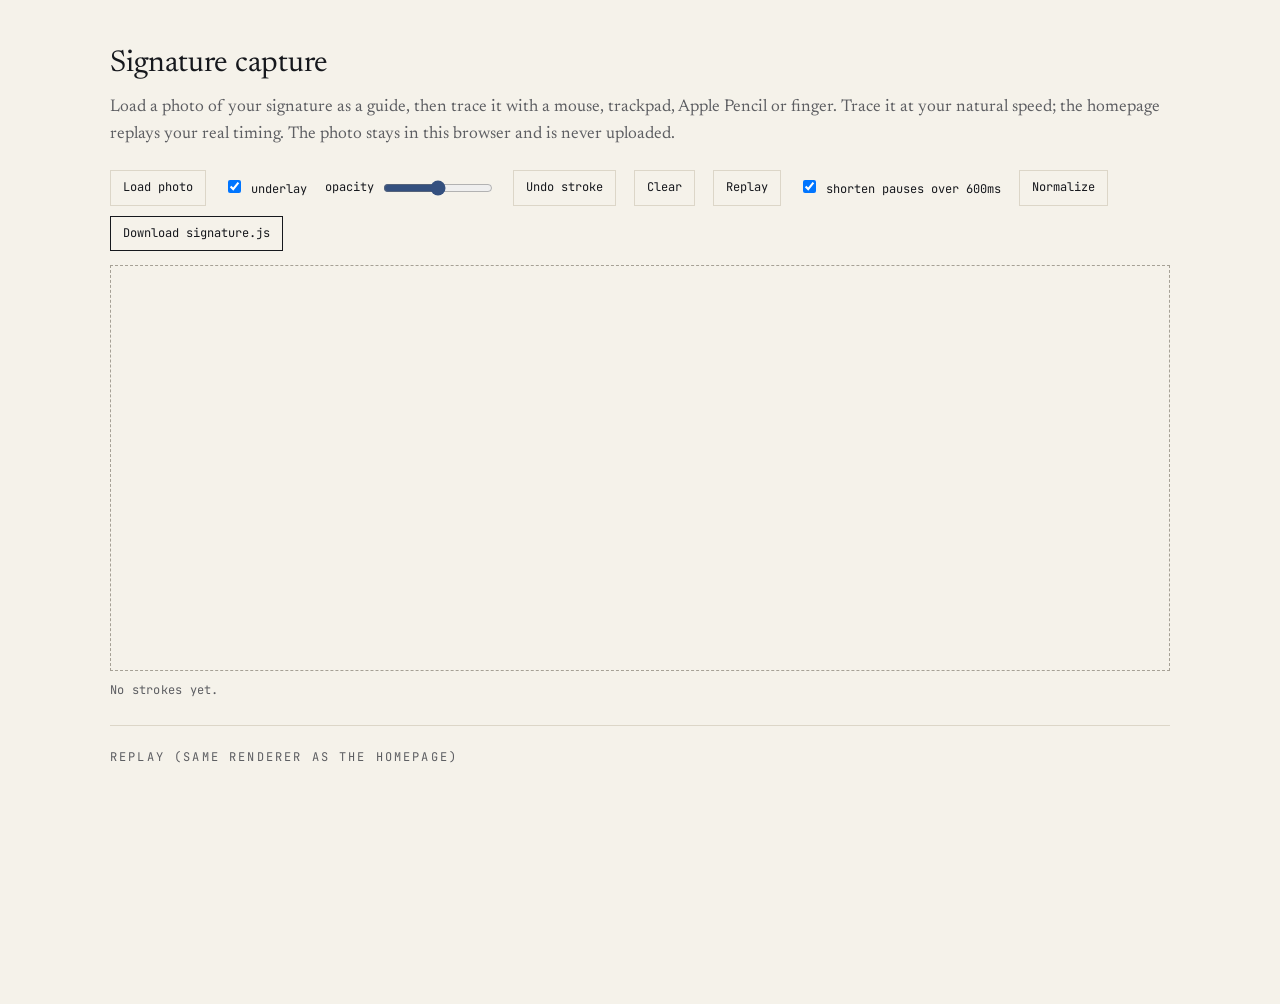
<file: sign/index.html>
<!DOCTYPE html>
<html lang="en">
<head>
  <meta charset="UTF-8">
  <meta name="viewport" content="width=device-width, initial-scale=1">
  <meta name="robots" content="noindex, nofollow">
  <meta name="color-scheme" content="light dark">
  <title>Signature capture</title>
  <link rel="icon" href="/favicon.ico">
  <link rel="apple-touch-icon" href="/apple-touch-icon.png">
  <link href="https://fonts.googleapis.com/css2?family=JetBrains+Mono:wght@400;500&family=Newsreader:ital,opsz,wght@0,6..72,400;1,6..72,400&display=swap" rel="stylesheet">
  <link rel="stylesheet" href="../assets/site.css">
  <style>
    body { padding: 40px 0 60px; }
    .wrap { max-width: 1100px; margin: 0 auto; padding: 0 20px; }
    h1 { font-weight: 400; font-size: 30px; margin: 0 0 6px; }
    .how { color: var(--ink-soft); margin: 0 0 22px; font-size: 17px; }
    .bar { display: flex; flex-wrap: wrap; gap: 10px 18px; align-items: center; margin: 0 0 14px; font-family: var(--mono); font-size: 12px; }
    .bar button, .bar label.file {
      font: inherit; color: var(--ink); background: none; border: 1px solid var(--rule); padding: 7px 12px; cursor: pointer;
    }
    .bar button:hover, .bar label.file:hover { border-color: var(--ink); }
    .bar button.primary { border-color: var(--ink); }
    .bar input[type=file] { display: none; }
    .bar input[type=range] { accent-color: var(--accent); width: 110px; vertical-align: middle; }
    .stage {
      position: relative; width: 100%; aspect-ratio: 3 / 1.15; border: 1px dashed var(--ink-faint);
      touch-action: none; user-select: none; -webkit-user-select: none; overflow: hidden; cursor: crosshair;
    }
    .stage img { position: absolute; inset: 0; width: 100%; height: 100%; object-fit: fill; pointer-events: none; opacity: 0.5; }
    .stage svg { position: absolute; inset: 0; width: 100%; height: 100%; color: var(--ink); }
    .stage .live path { fill: currentColor; }
    .status { font-family: var(--mono); font-size: 12px; color: var(--ink-soft); margin: 10px 0 26px; min-height: 1.5em; }
    .preview { border-top: 1px solid var(--rule); padding-top: 22px; }
    .preview svg { display: block; width: min(860px, 100%); height: auto; margin: 10px auto 0; color: var(--ink); }
  </style>
</head>
<body>
  <div class="wrap">
    <h1>Signature capture</h1>
    <p class="how">Load a photo of your signature as a guide, then trace it with a mouse, trackpad, Apple Pencil or finger. Trace it at your natural speed; the homepage replays your real timing. The photo stays in this browser and is never uploaded.</p>

    <div class="bar">
      <label class="file">Load photo<input type="file" id="photo" accept="image/*"></label>
      <label><input type="checkbox" id="show" checked> underlay</label>
      <label>opacity <input type="range" id="opacity" min="0" max="1" step="0.05" value="0.5"></label>
      <button id="undo" type="button">Undo stroke</button>
      <button id="clear" type="button">Clear</button>
      <button id="replay" type="button">Replay</button>
      <label><input type="checkbox" id="squash" checked> shorten pauses over 600ms</label>
      <button id="normalize" type="button">Normalize</button>
      <button id="download" type="button" class="primary">Download signature.js</button>
    </div>

    <div class="stage" id="stage">
      <img id="under" alt="" hidden>
      <svg id="live" class="live"></svg>
    </div>
    <p class="status mono" id="status">No strokes yet.</p>

    <section class="preview">
      <h2 class="label mono">Replay (same renderer as the homepage)</h2>
      <svg id="preview" role="img" aria-label="Signature preview"></svg>
    </section>
  </div>
  <script src="../assets/ink.js"></script>
  <script src="sign.js"></script>
</body>
</html>
</file>
<file: assets/site.css>
/* Ink on paper. One serif, one mono, one faded fountain-pen blue. */
:root {
  --paper: #f5f2ea;
  --ink: #16181d;
  --ink-soft: #5d5e62;
  --ink-faint: #a6a196;
  --rule: #dcd6c8;
  --accent: #34507f;
  --serif: "Newsreader", "Iowan Old Style", Georgia, serif;
  --mono: "JetBrains Mono", ui-monospace, Menlo, monospace;
  --col: 680px;
  /* the only color on the page: the Trek, the Archer, the labs */
  --bike-blue: #0b65e0;
  --bike-grey: #3b3a3e;
  --bike-tire: #2b2f36;
  --bike-tire-inner: #292929;
  --bike-black: #1c1c1c;
  --bike-saddle: #484549;
  --bike-logo: #ffffff;
  --plane-body: #fffdf8;
  --plane-navy: #2d4365;
  --plane-maroon: #853838;
  --plane-hub: #c4c4c4;
  --plane-tire: #16181d;
  --plane-prop: var(--ink);
  --mtn-rock: #b5b5b5;
  --mtn-snow: #ffffff;
  --mtn-grass: #648c56;
  --lab-coat: #e9c989;
  --lab-coat-far: #d6b06b;
  --lab-ear: #ddb877;
  --lab-nose: #121214;
  --lab-nose-ring: transparent;
  color-scheme: light;
}
@media (prefers-color-scheme: dark) {
  :root:not([data-theme="light"]) {
    --paper: #121315;
    --ink: #ebe5d7;
    --ink-soft: #a29d92;
    --ink-faint: #5f5c56;
    --rule: #2a2a2b;
    --accent: #93a9d2;
    --bike-blue: #2a78e6;
    --bike-grey: #4a494e;
    --bike-tire: #30343c;
    --bike-tire-inner: #2c2c2e;
    --bike-black: #232325;
    --bike-saddle: #57545a;
    --bike-logo: #f2efe8;
    --plane-body: #1d1e21;
    --plane-navy: #4a6797;
    --plane-maroon: #a24c4c;
    --plane-hub: #a8a8a8;
    --plane-tire: #070708;
    --mtn-rock: #7d7c7a;
    --mtn-snow: #e9e5dc;
    --mtn-grass: #557a49;
    --lab-coat: #d2b277;
    --lab-coat-far: #b39459;
    --lab-ear: #c3a267;
    --lab-nose: #0a0a0b;
    --lab-nose-ring: #ebe5d7;
    color-scheme: dark;
  }
}
:root[data-theme="dark"] {
  --paper: #121315;
  --ink: #ebe5d7;
  --ink-soft: #a29d92;
  --ink-faint: #5f5c56;
  --rule: #2a2a2b;
  --accent: #93a9d2;
  --bike-blue: #2a78e6;
  --bike-grey: #4a494e;
  --bike-tire: #30343c;
  --bike-tire-inner: #2c2c2e;
  --bike-black: #232325;
  --bike-saddle: #57545a;
  --bike-logo: #f2efe8;
  --plane-body: #1d1e21;
  --plane-navy: #4a6797;
  --plane-maroon: #a24c4c;
  --plane-hub: #a8a8a8;
  --plane-tire: #070708;
  --mtn-rock: #7d7c7a;
  --mtn-snow: #e9e5dc;
  --mtn-grass: #557a49;
  --lab-coat: #d2b277;
  --lab-coat-far: #b39459;
  --lab-ear: #c3a267;
  --lab-nose: #0a0a0b;
  --lab-nose-ring: #ebe5d7;
  color-scheme: dark;
}

*, *::before, *::after { box-sizing: border-box; }
html { -webkit-text-size-adjust: 100%; scroll-behavior: smooth; }
body {
  margin: 0;
  position: relative;
  overflow-x: hidden;
  background: var(--paper);
  color: var(--ink);
  font-family: var(--serif);
  font-size: 19px;
  line-height: 1.6;
  font-optical-sizing: auto;
  -webkit-font-smoothing: antialiased;
}
p { margin: 0 0 1em; }
a { color: inherit; text-decoration-color: var(--ink-faint); text-underline-offset: 0.18em; text-decoration-thickness: 1px; }
a:hover, a:focus-visible { color: var(--accent); text-decoration-color: currentColor; }
:focus-visible { outline: 1px dashed var(--accent); outline-offset: 4px; }
::selection { background: color-mix(in srgb, var(--accent) 22%, transparent); }

.mono { font-family: var(--mono); font-size: 12px; letter-spacing: 0.02em; line-height: 1.5; }
.visually-hidden { position: absolute; width: 1px; height: 1px; overflow: hidden; clip: rect(0 0 0 0); white-space: nowrap; }

.col { max-width: var(--col); margin: 0 auto; padding: 0 24px; }

/* tiny fixed links, top right */
.corner {
  position: fixed; top: 18px; right: 22px; z-index: 5;
  display: flex; gap: 16px;
  font-family: var(--mono); font-size: 11px; letter-spacing: 0.04em;
}
.corner a { text-decoration: none; color: var(--ink-soft); }
.corner a:hover, .corner a:focus-visible { color: var(--accent); }

@media (max-width: 1179px) { .corner { position: absolute; } }

/* the scroll line */
.trail { position: absolute; left: 0; top: 0; width: 100%; pointer-events: none; overflow: visible; z-index: 0; }
.trail path.taper { fill: var(--ink); stroke: none; opacity: 1; }
.trail path { fill: none; stroke: var(--ink); stroke-width: 1.4; stroke-linecap: round; stroke-linejoin: round; opacity: 0.85; }

main, .hero, .foot { position: relative; z-index: 1; }

/* hero */
.hero {
  min-height: 100vh; min-height: 100svh;
  display: flex; flex-direction: column; align-items: center; justify-content: center;
  padding: 0 20px;
  overflow: hidden;
}
/* --sig-ar (width / height) is set from the data, so a tall signature caps on height instead */
.signature { display: block; width: min(860px, 88vw, calc(58vh * var(--sig-ar, 4.8))); height: auto; color: var(--ink); overflow: visible; }
.caption { text-align: center; margin-top: 34px; opacity: 0; transform: translateY(6px); transition: opacity 0.9s ease, transform 0.9s ease; }
.caption .mono { color: var(--ink-soft); text-transform: uppercase; letter-spacing: 0.18em; margin: 0 0 6px; }
.caption .lede { font-size: 18px; font-style: italic; font-weight: 300; color: var(--ink-soft); margin: 0; }
.signed .caption { opacity: 1; transform: none; }
.cue { position: absolute; margin: 0; color: var(--ink-faint); opacity: 0; transition: opacity 1s ease 0.6s; left: 0; top: 0; }
.signed .cue { opacity: 1; }
.scrolled .cue { opacity: 0; transition-delay: 0s; }

/* section labels */
.label {
  font-weight: 400; color: var(--ink-soft); text-transform: uppercase; letter-spacing: 0.18em;
  margin: 0 0 28px;
}
.intro { padding-top: 14vh; padding-bottom: 6vh; }
.intro p { font-size: 21px; font-weight: 300; }

/* off the clock */
.fun { padding-top: 10vh; padding-bottom: 4vh; }
.fun-list { list-style: none; margin: 0; padding: 0; }
.fun-item { position: relative; display: flex; gap: 22px; align-items: center; margin: 0 0 44px; }
.fun-item h3 { font-weight: 400; font-size: 26px; margin: 0 0 2px; line-height: 1.2; }
.fun-item p { margin: 0; color: var(--ink-soft); }
.doodle { flex: none; width: 112px; height: 70px; overflow: visible; }
.doodle path { fill: none; stroke: var(--ink); stroke-width: var(--sw, 1.5); stroke-linecap: round; stroke-linejoin: round;
  /* 1 2 / 1.001: no zero-length dash ever lands on an endpoint, so round caps never leave a stray dot */
  stroke-dasharray: 1 2; stroke-dashoffset: 1.001; visibility: hidden;
  transition: stroke-dashoffset var(--dur, 0.5s) cubic-bezier(.45, .05, .4, 1) var(--delay, 0s), visibility 0s linear var(--delay, 0s); }
.doodle.on path { stroke-dashoffset: 0; visibility: visible; }
.doodle [data-in], .doodle [data-out] { display: none; }
/* colored doodles: ink outline first, then the color washes in under it */
.doodle.color { height: auto; }
.doodle[data-doodle="bike"] { width: 118px; --sw: 2.1; }
.doodle[data-doodle="plane"] { width: 128px; --sw: 2.1; }
.doodle[data-doodle="hike"] { width: 118px; --sw: 2.1; }
.doodle .wash { opacity: 0; clip-path: inset(0 100% 0 0); transition: opacity 0.42s ease-out var(--wash-delay, 0s), clip-path 0.42s cubic-bezier(.3, .1, .3, 1) var(--wash-delay, 0s); }
.doodle.on .wash { opacity: 1; clip-path: inset(0 0 0 0); }
.doodle .wash path, .doodle .wash circle { stroke: none; stroke-dasharray: none; visibility: visible; transition: none; }

/* wide screens: doodles hang in the left margin, on the line */
@media (min-width: 1180px) {
  .fun-item { display: block; min-height: 120px; }
  .fun-item > div { padding-top: 26px; }
  .doodle { position: absolute; right: calc(100% + 44px); top: 0; width: 176px; height: 110px; }
  .doodle.color { height: auto; }
  .doodle[data-doodle="plane"] { width: clamp(200px, 50vw - 370px, 270px); top: -4px; --sw: 1.2; }
  .doodle[data-doodle="bike"] { width: clamp(190px, 50vw - 380px, 240px); top: -6px; --sw: 1.15; }
  .doodle[data-doodle="hike"] { width: clamp(190px, 50vw - 380px, 240px); top: 4px; --sw: 1.15; }
  .fun-item.fun-bike { min-height: 168px; }
  .doodle [data-in], .doodle [data-out] { display: inline; }
}

/* the labs */
.labs { position: relative; height: 350px; margin: 6vh 0 4vh; cursor: pointer; -webkit-tap-highlight-color: transparent; outline-offset: -6px; }
.labs svg { display: block; width: 100%; height: 100%; overflow: hidden; }
.labs .ground { fill: none; stroke: var(--ink); stroke-width: 1.4; stroke-linecap: round; stroke-dasharray: 1 1; stroke-dashoffset: 1; opacity: 0.85; }
.labs .drawn .ground { stroke-dashoffset: 0; transition: stroke-dashoffset 0.7s ease-out; }
.labs .drawn.still .ground { transition: none; }
.dog path { fill: none; stroke: none; }
.dog .f { fill: var(--lab-coat); }
.dog .farf { fill: var(--lab-coat-far); }
.dog .ear { fill: var(--lab-ear); }
.dog .l { stroke: var(--ink); stroke-linecap: round; stroke-linejoin: round; }
.dog .far { stroke-opacity: 0.55; }
.dog .thin { stroke-width: 1.1; }
.dog .dot { fill: var(--ink); }
.dog .nose { fill: var(--lab-nose); stroke: var(--lab-nose-ring); stroke-width: 0.9; stroke-linejoin: round; }
.labs .name { fill: none; stroke: var(--ink); stroke-linecap: round; stroke-linejoin: round; opacity: 0; }
.labs .name path { visibility: hidden; }
.replay { position: absolute; right: 24px; bottom: 0; margin: 0; color: var(--ink-faint); opacity: 0; transition: opacity 0.6s; }
.labs.done .replay, .labs:hover .replay { opacity: 1; }

/* resume */
.resume { padding-top: 8vh; }
.jobs { list-style: none; margin: 0 0 72px; padding: 0; }
.job { padding: 28px 0 30px; border-top: 1px solid var(--rule); }
.job:last-child { border-bottom: 1px solid var(--rule); }
.job-head { display: flex; justify-content: space-between; align-items: baseline; gap: 16px; flex-wrap: wrap; margin-bottom: 10px; }
.job h3 { font-size: 26px; font-weight: 400; margin: 0; line-height: 1.25; }
.job .aka { font-size: 17px; font-style: italic; font-weight: 300; color: var(--ink-soft); }
.meta { color: var(--ink-soft); margin: 0; font-size: 11.5px; }
.role { margin: 0 0 12px; }
.role-title { font-style: italic; margin: 0 0 6px; display: flex; flex-wrap: wrap; justify-content: space-between; align-items: baseline; gap: 4px 16px; }
.role-title .meta { font-style: normal; }
.role ul { margin: 0; padding: 0 0 0 1.1em; list-style: none; }
.role li { position: relative; margin: 0 0 4px; font-size: 18px; }
.role li::before { content: ""; position: absolute; left: -1.05em; top: 0.8em; width: 0.5em; height: 1px; background: var(--ink-faint); }
.tech { color: var(--ink-faint); margin: 14px 0 0; }

.writing { list-style: none; margin: 0 0 72px; padding: 0; }
.writing li { margin: 0 0 26px; }
.writing a { font-size: 21px; line-height: 1.35; }
.writing p { margin: 6px 0 0; color: var(--ink-soft); font-size: 17px; }
.writing .meta { margin-right: 10px; color: var(--accent); }

.links { list-style: none; margin: 0 0 40px; padding: 0; font-size: 13px; }
.links li { margin: 0 0 8px; }

.foot { display: flex; justify-content: space-between; padding-top: 40px; padding-bottom: 48px; color: var(--ink-faint); }
.foot p { margin: 0; }
.foot a { color: var(--ink-faint); text-decoration: none; }

/* phones and narrow tablets: room on the left for the thin line */
@media (max-width: 760px) {
  body { font-size: 17.5px; }
  .col { padding-left: 46px; padding-right: 22px; }
  .corner { top: 14px; right: 16px; gap: 14px; }
  .signature { width: min(90vw, calc(52vh * var(--sig-ar, 4.8))); }
  .caption .lede { font-size: 16.5px; }
  .intro p { font-size: 19px; }
  .doodle { width: 84px; height: 53px; }
  .doodle { --sw: 2.6; }
  .fun-item { gap: 16px; margin-bottom: 34px; }
  .fun-item h3 { font-size: 22px; }
  .labs { height: 222px; }
  .job h3 { font-size: 23px; }
  .role li { font-size: 16.5px; }
  .writing a { font-size: 19px; }
  .replay { right: 16px; }
}

@media (prefers-reduced-motion: reduce) {
  html { scroll-behavior: auto; }
  .caption, .cue, .doodle path, .doodle .wash, .labs .ground { transition: none !important; }
}
</file>
